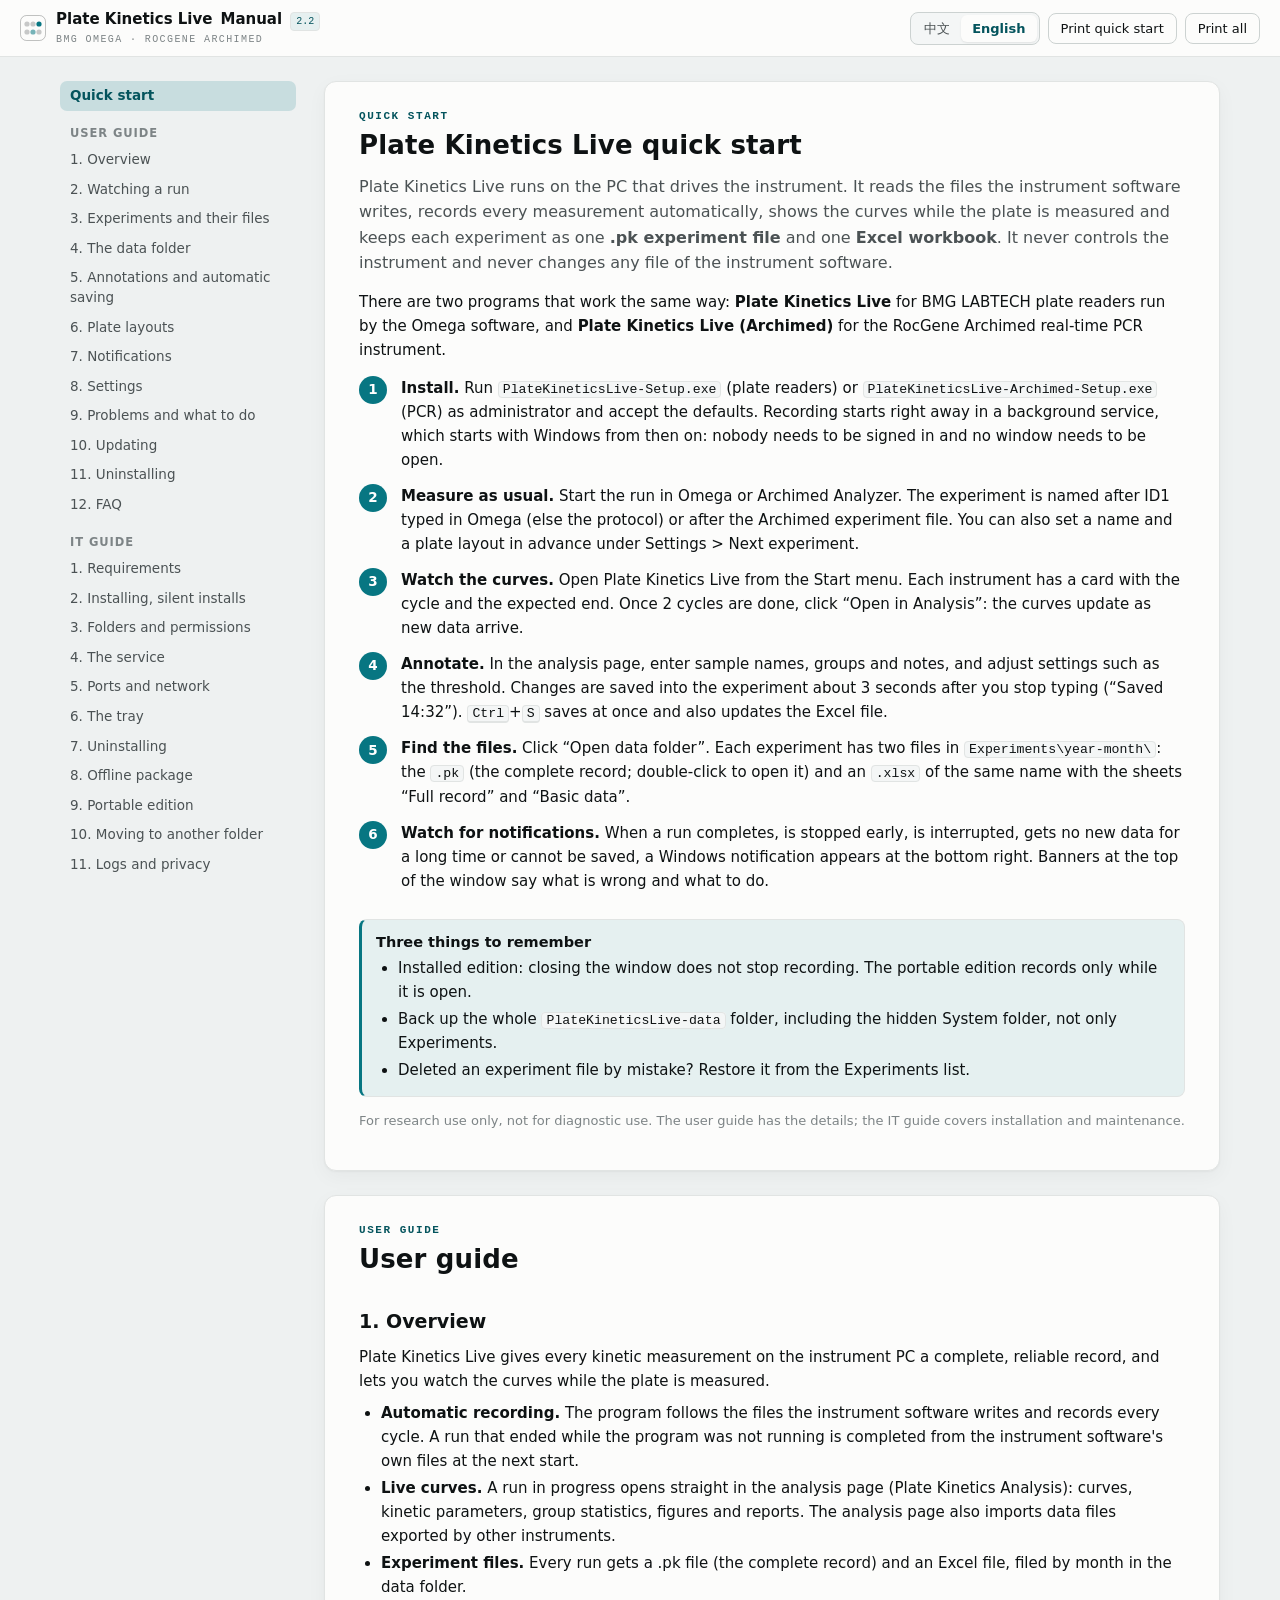
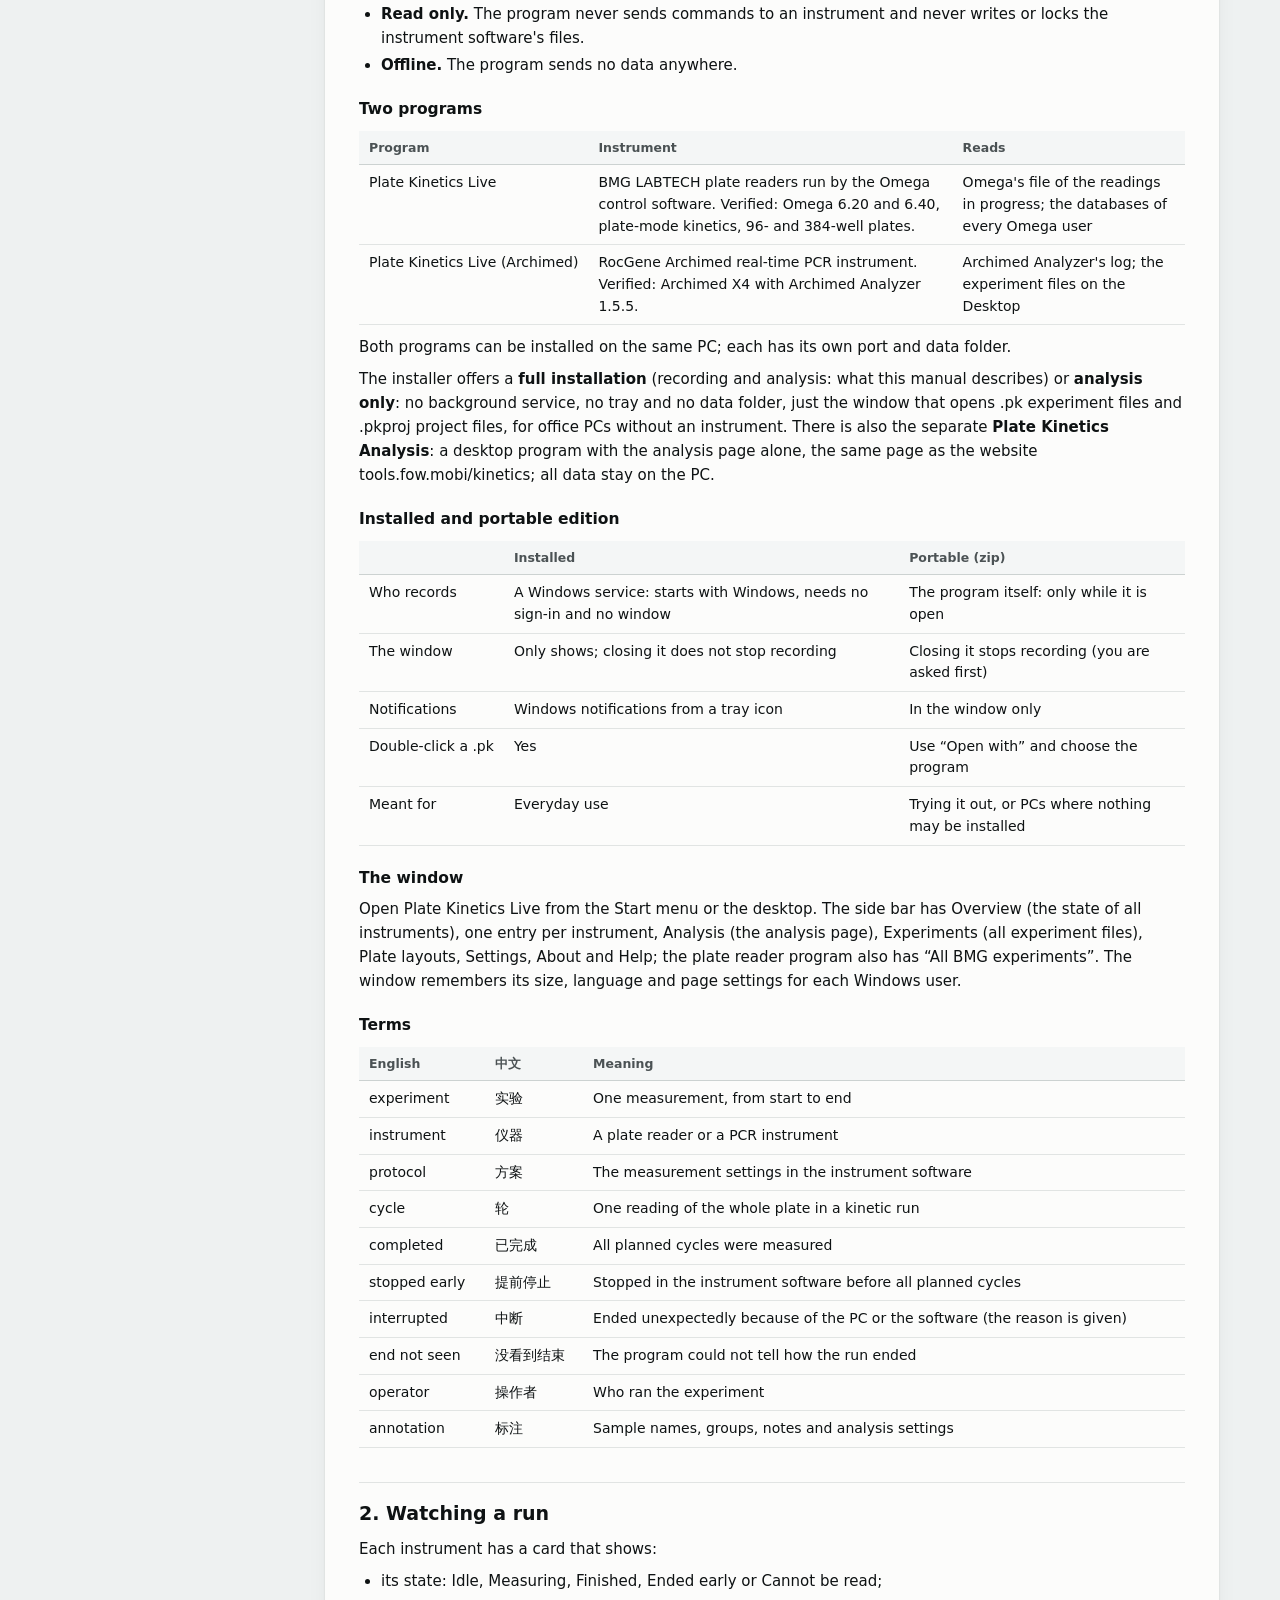
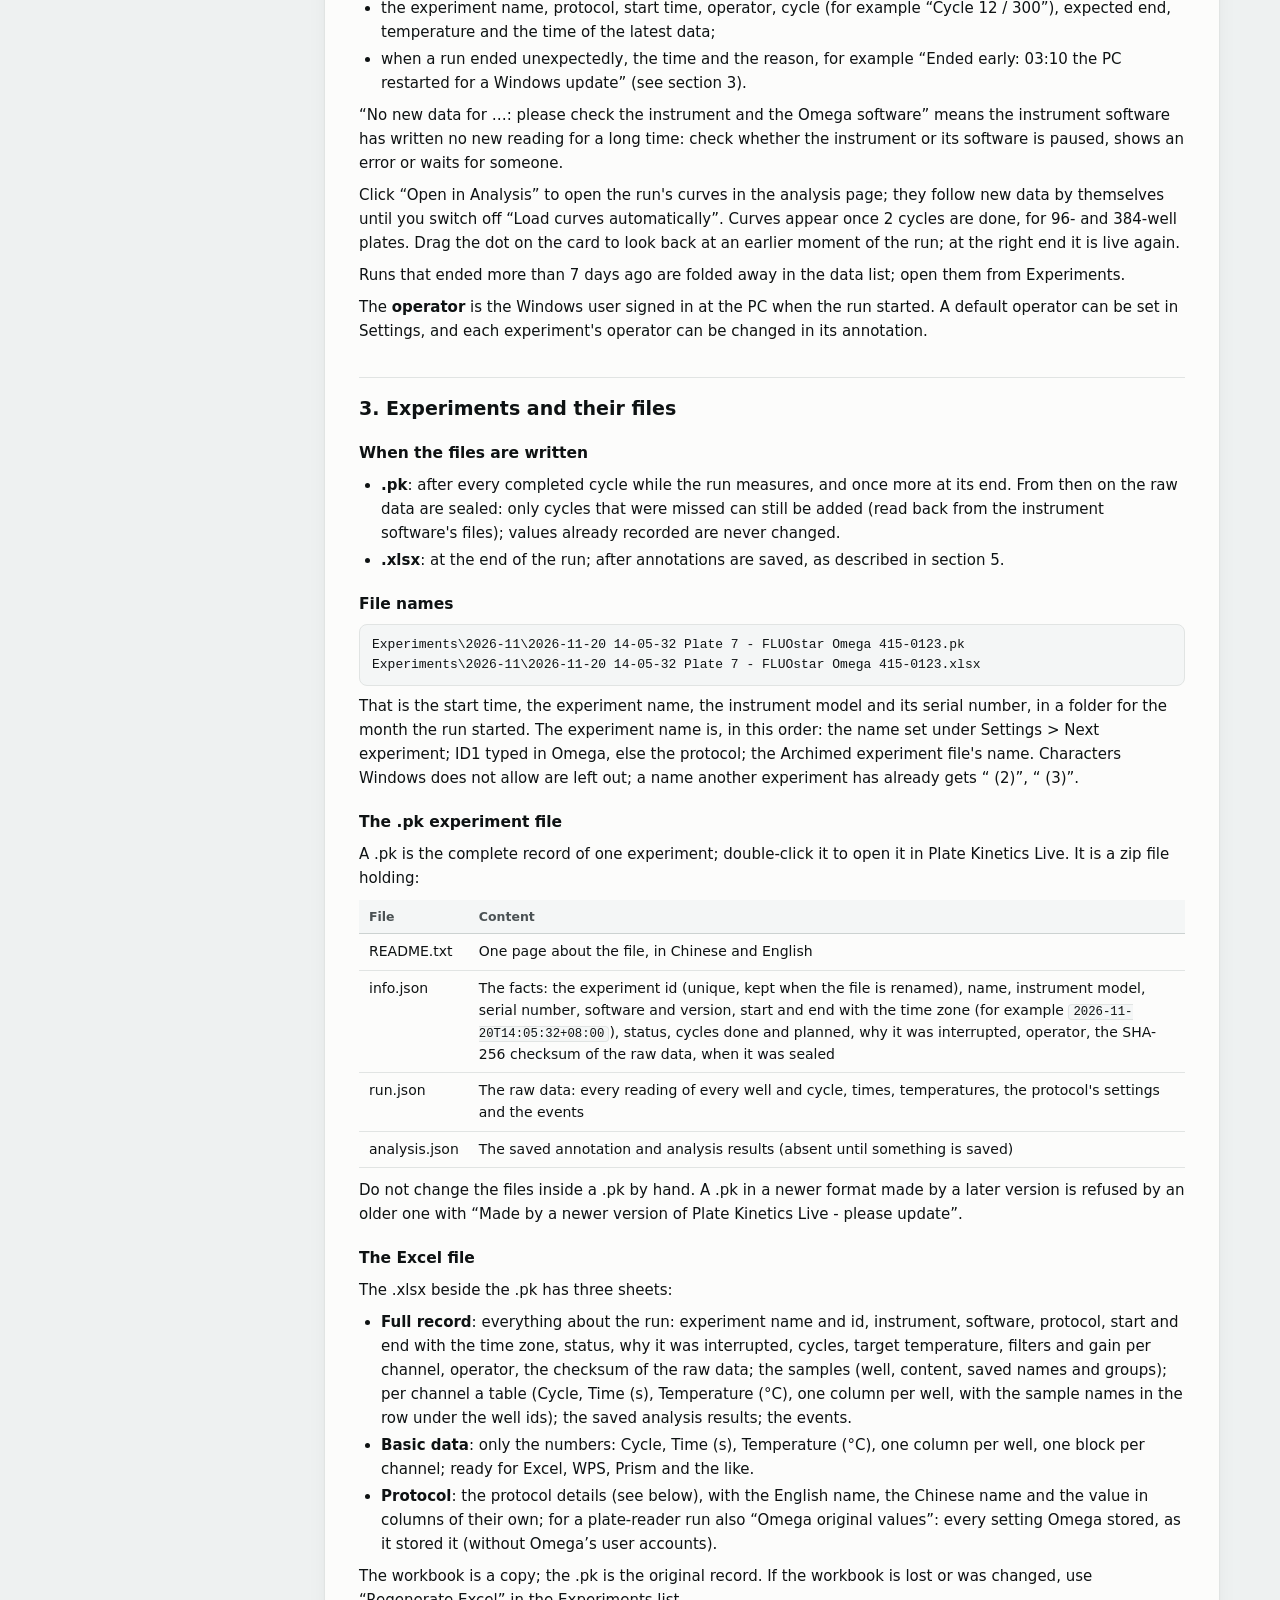
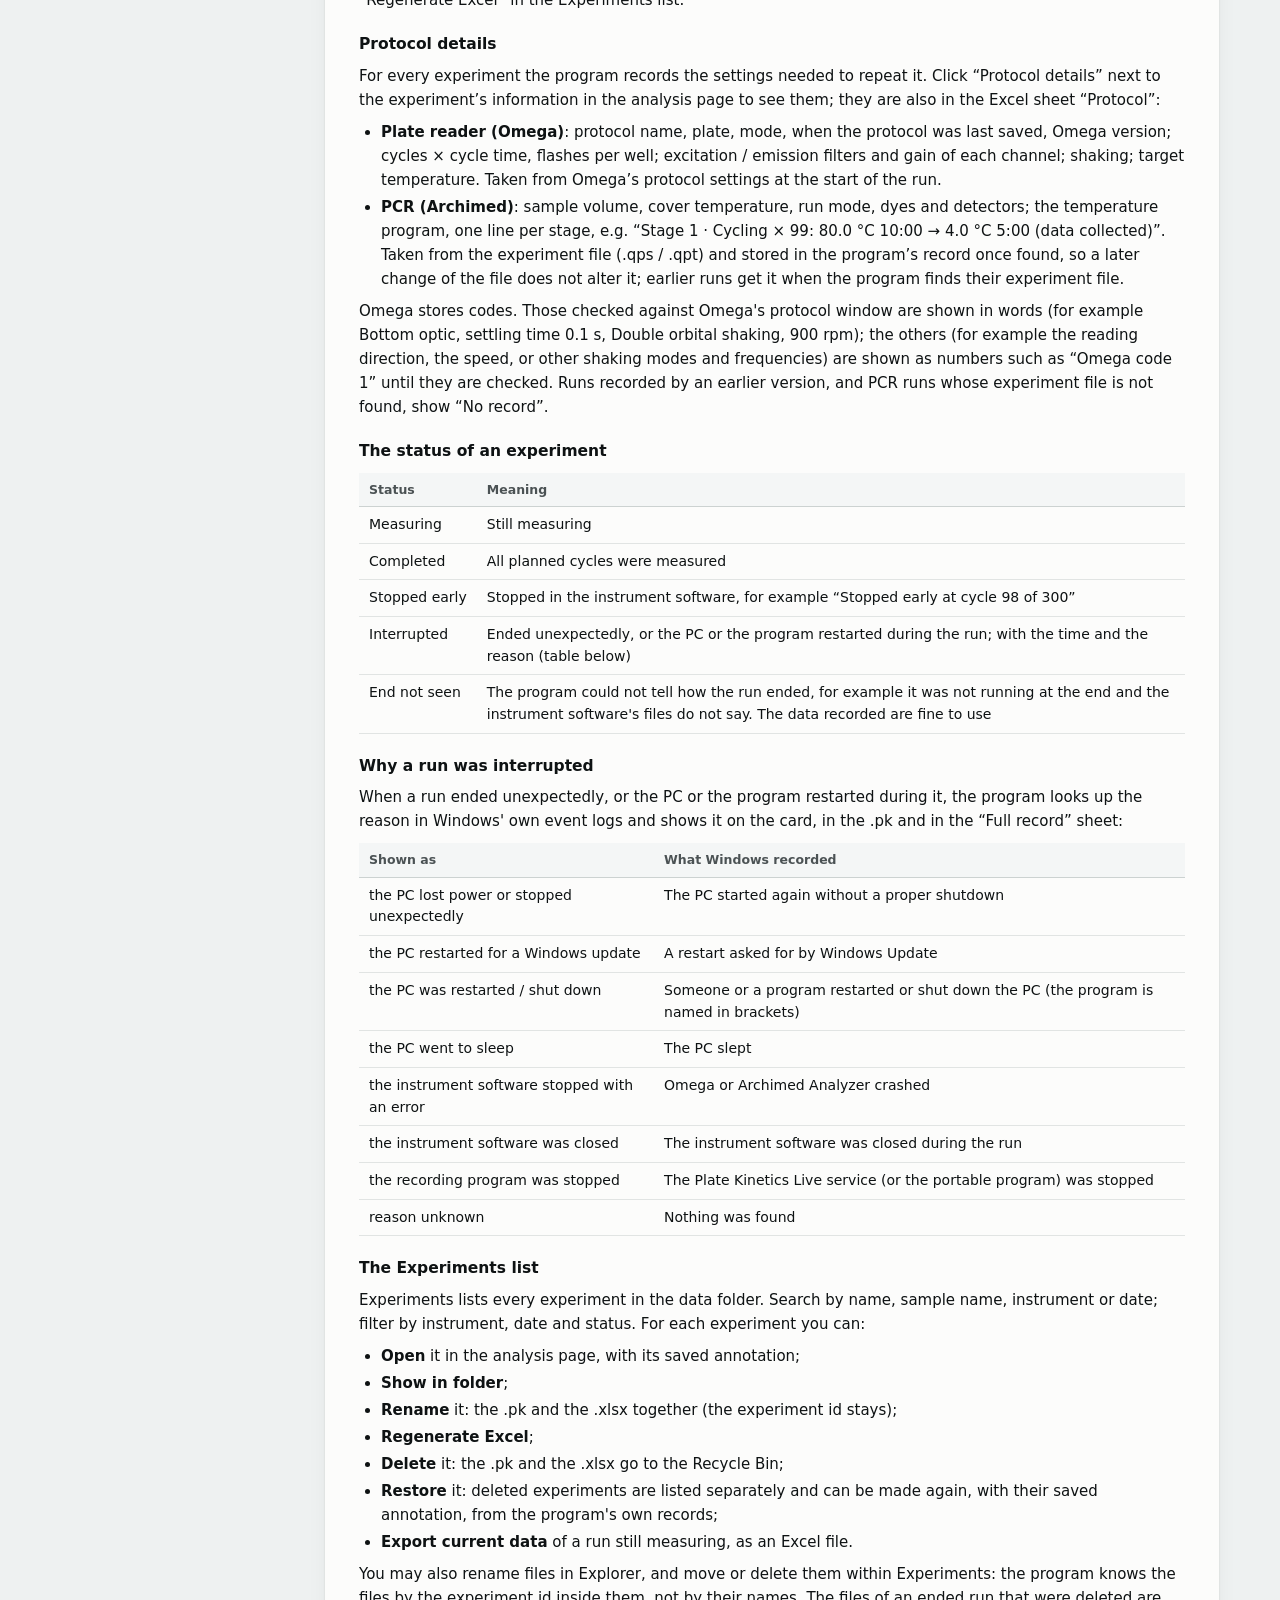
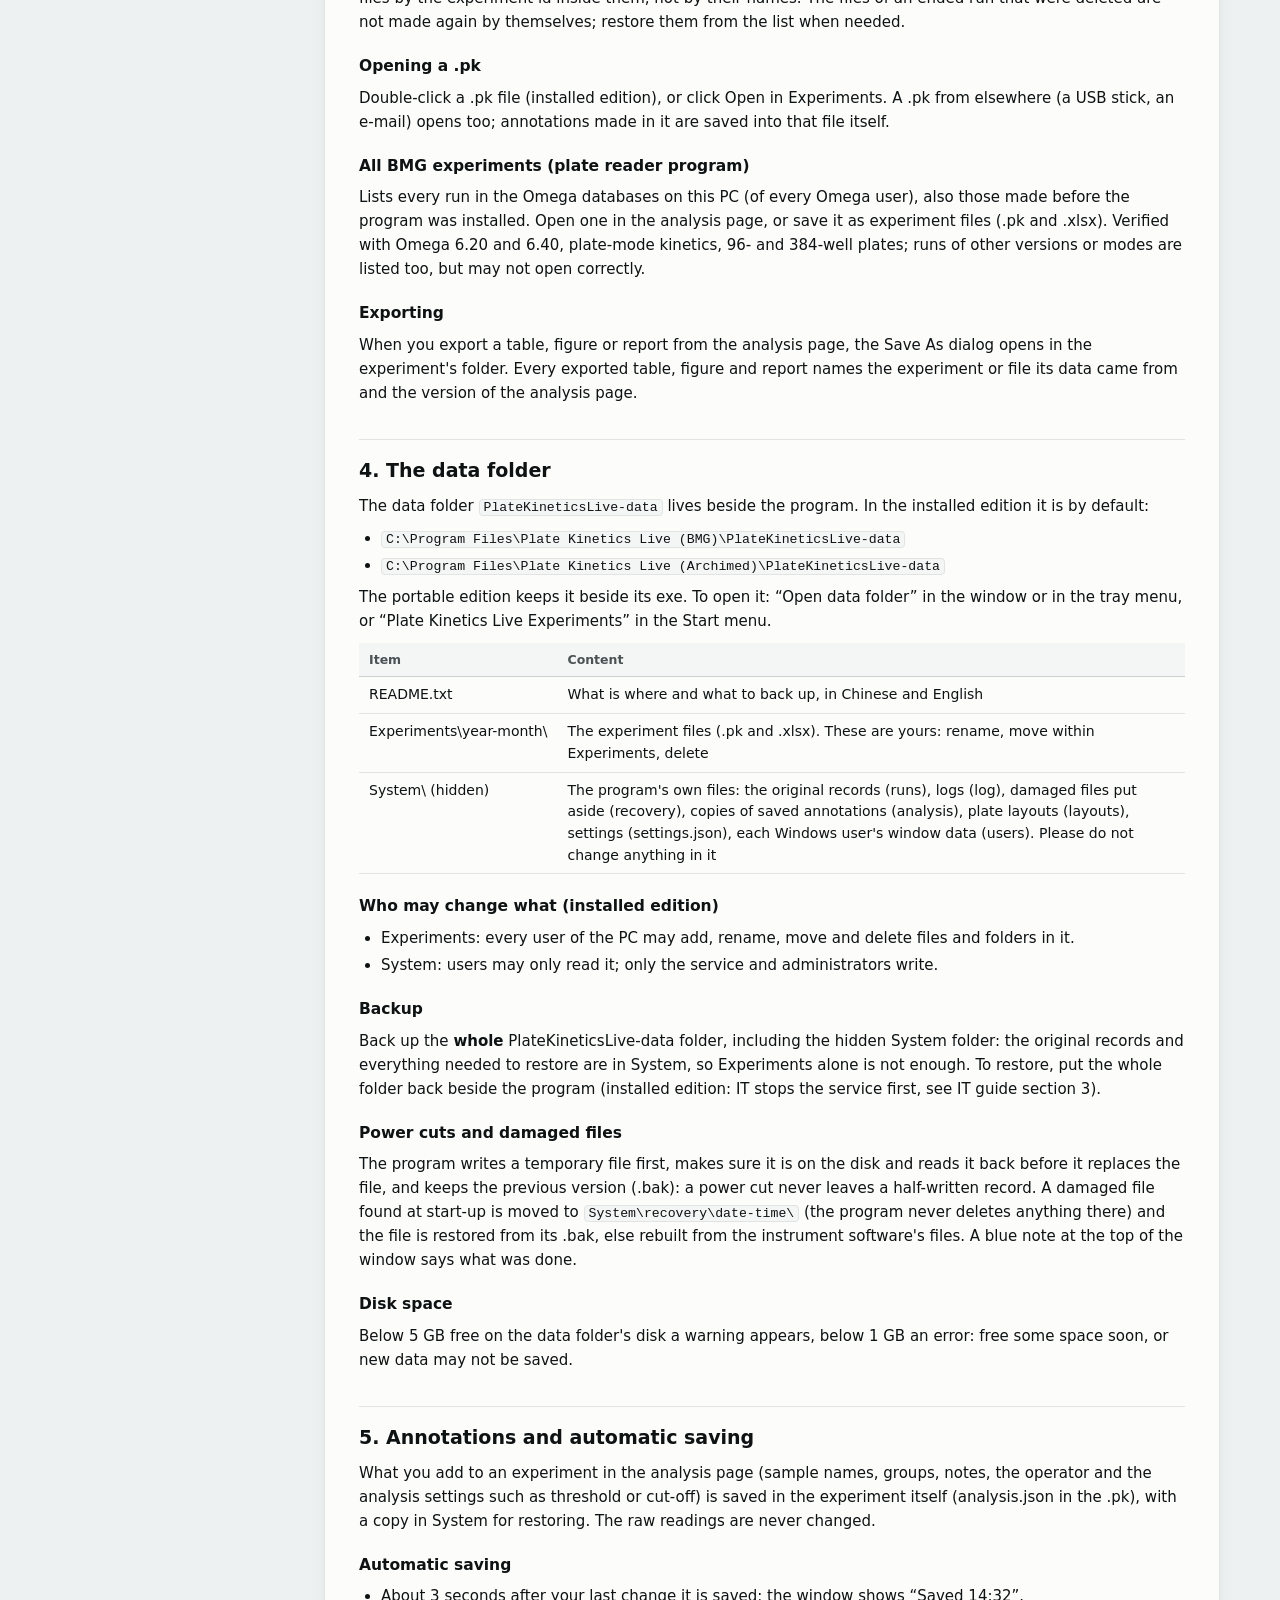
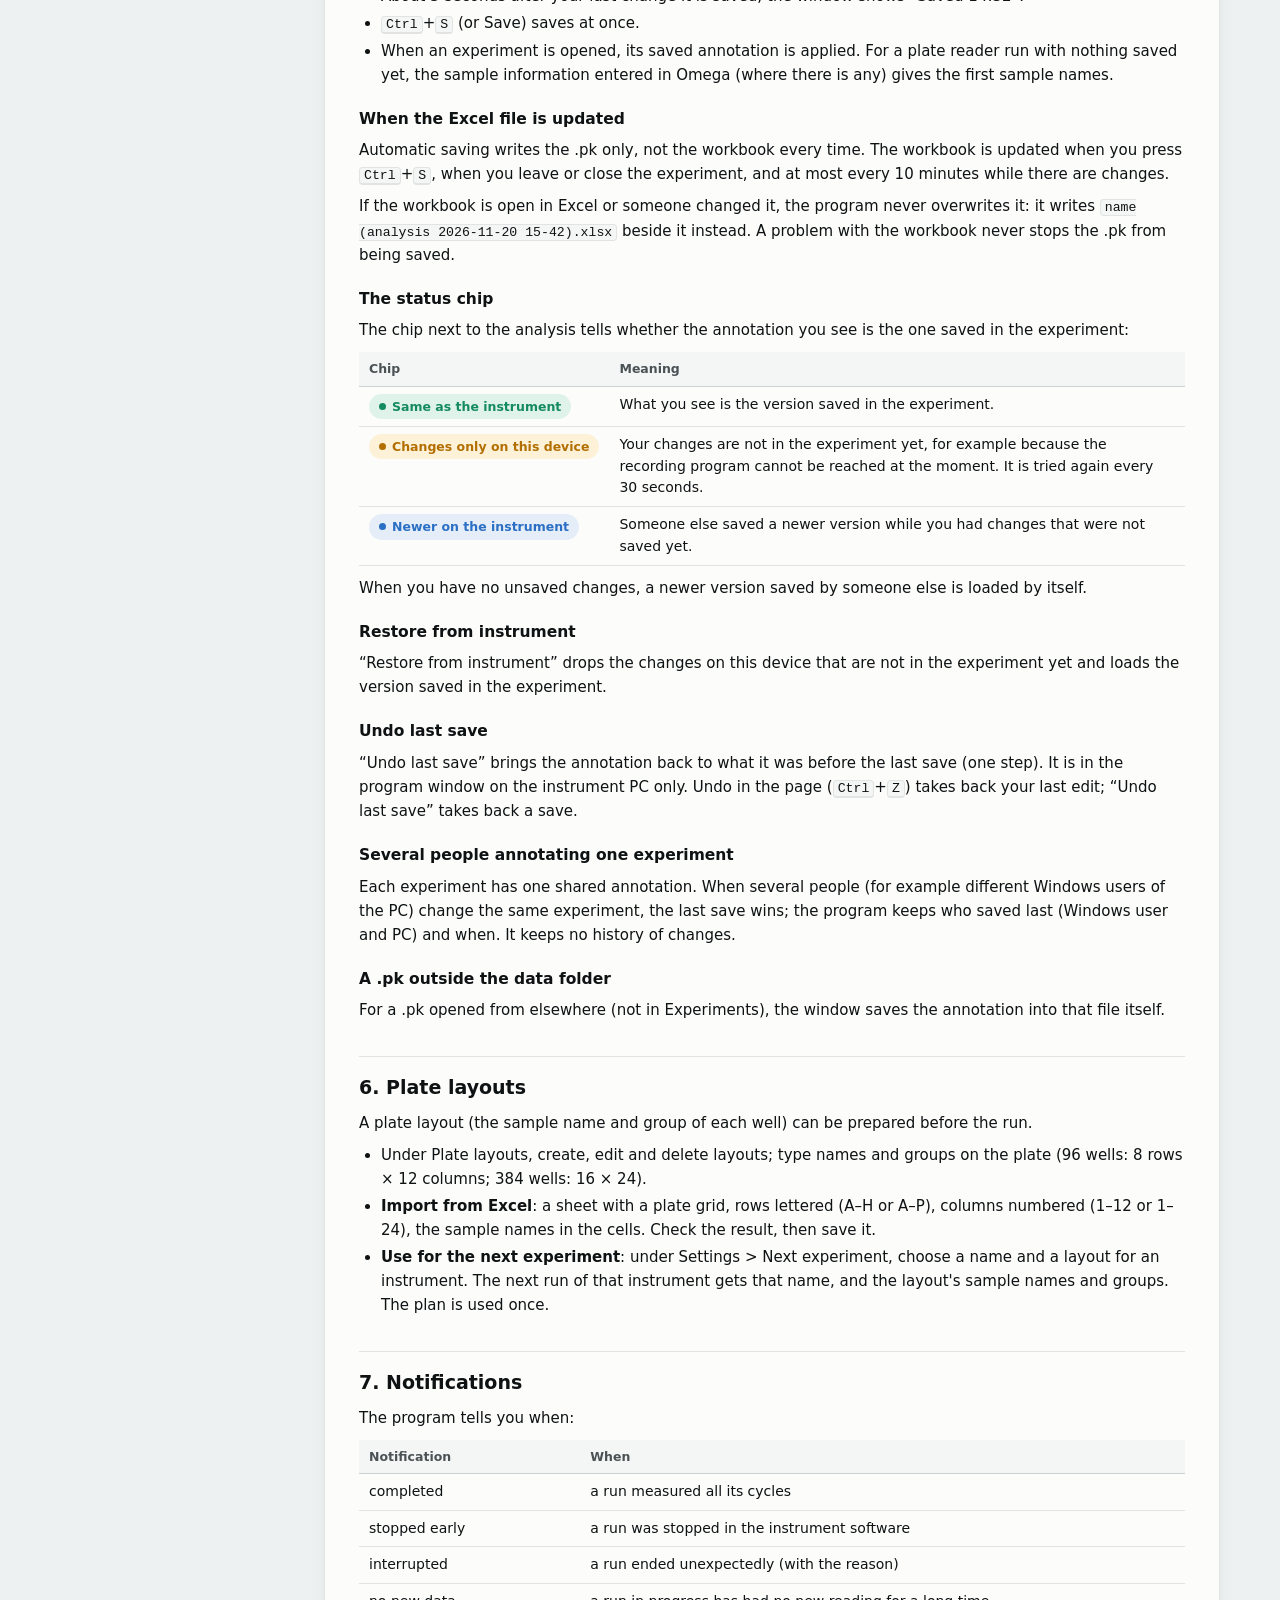
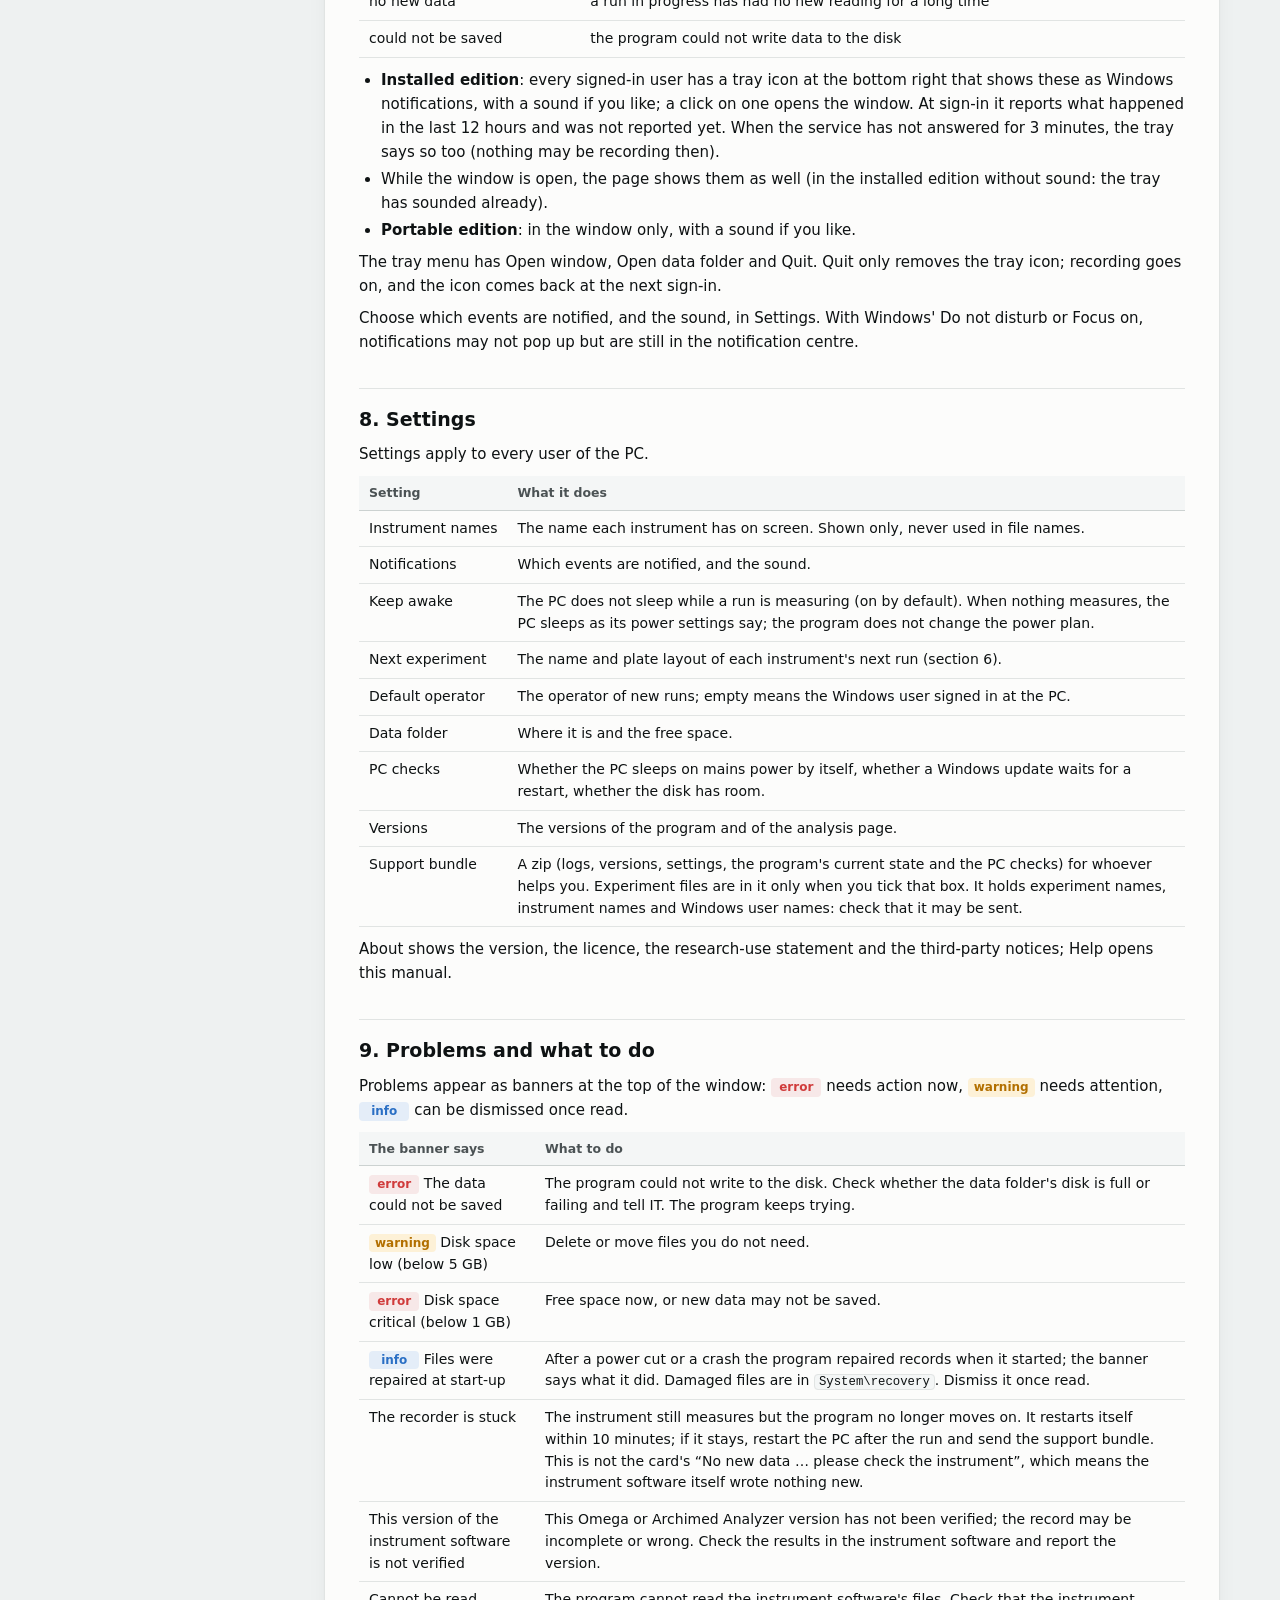
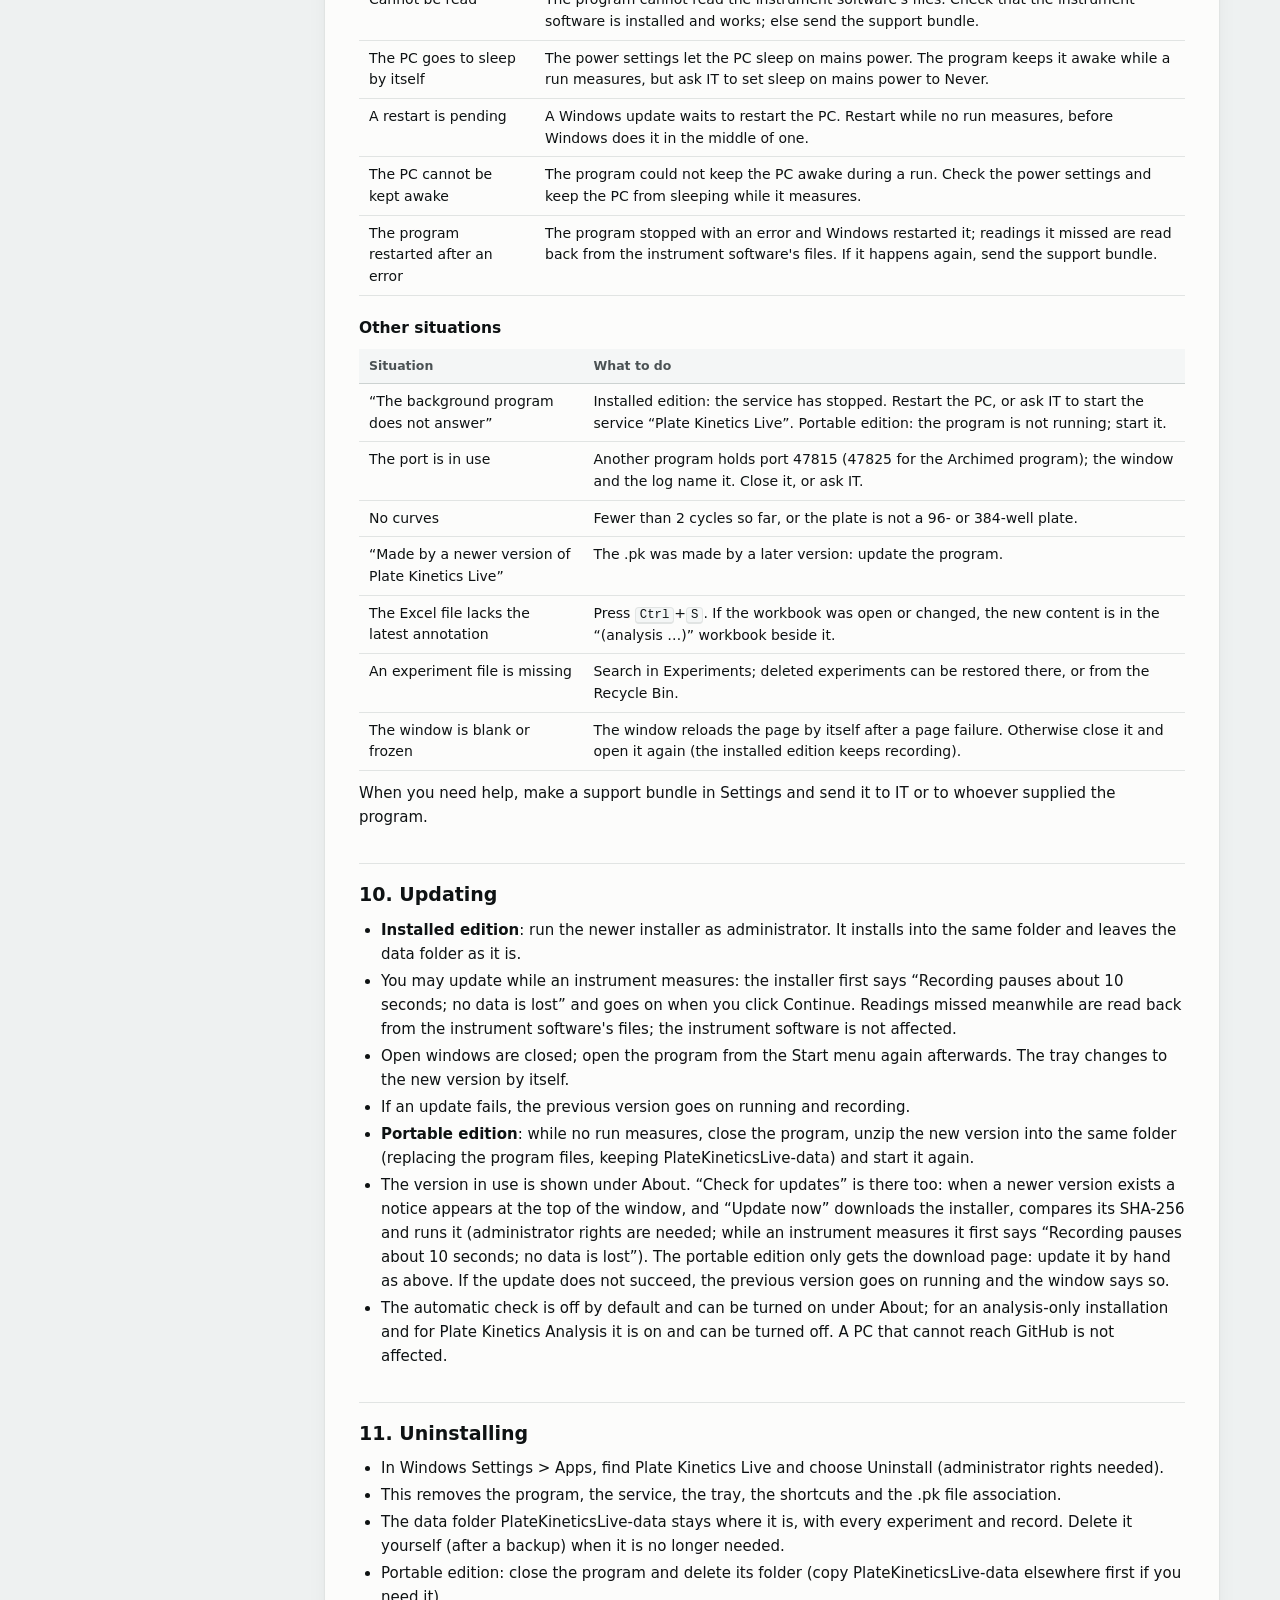
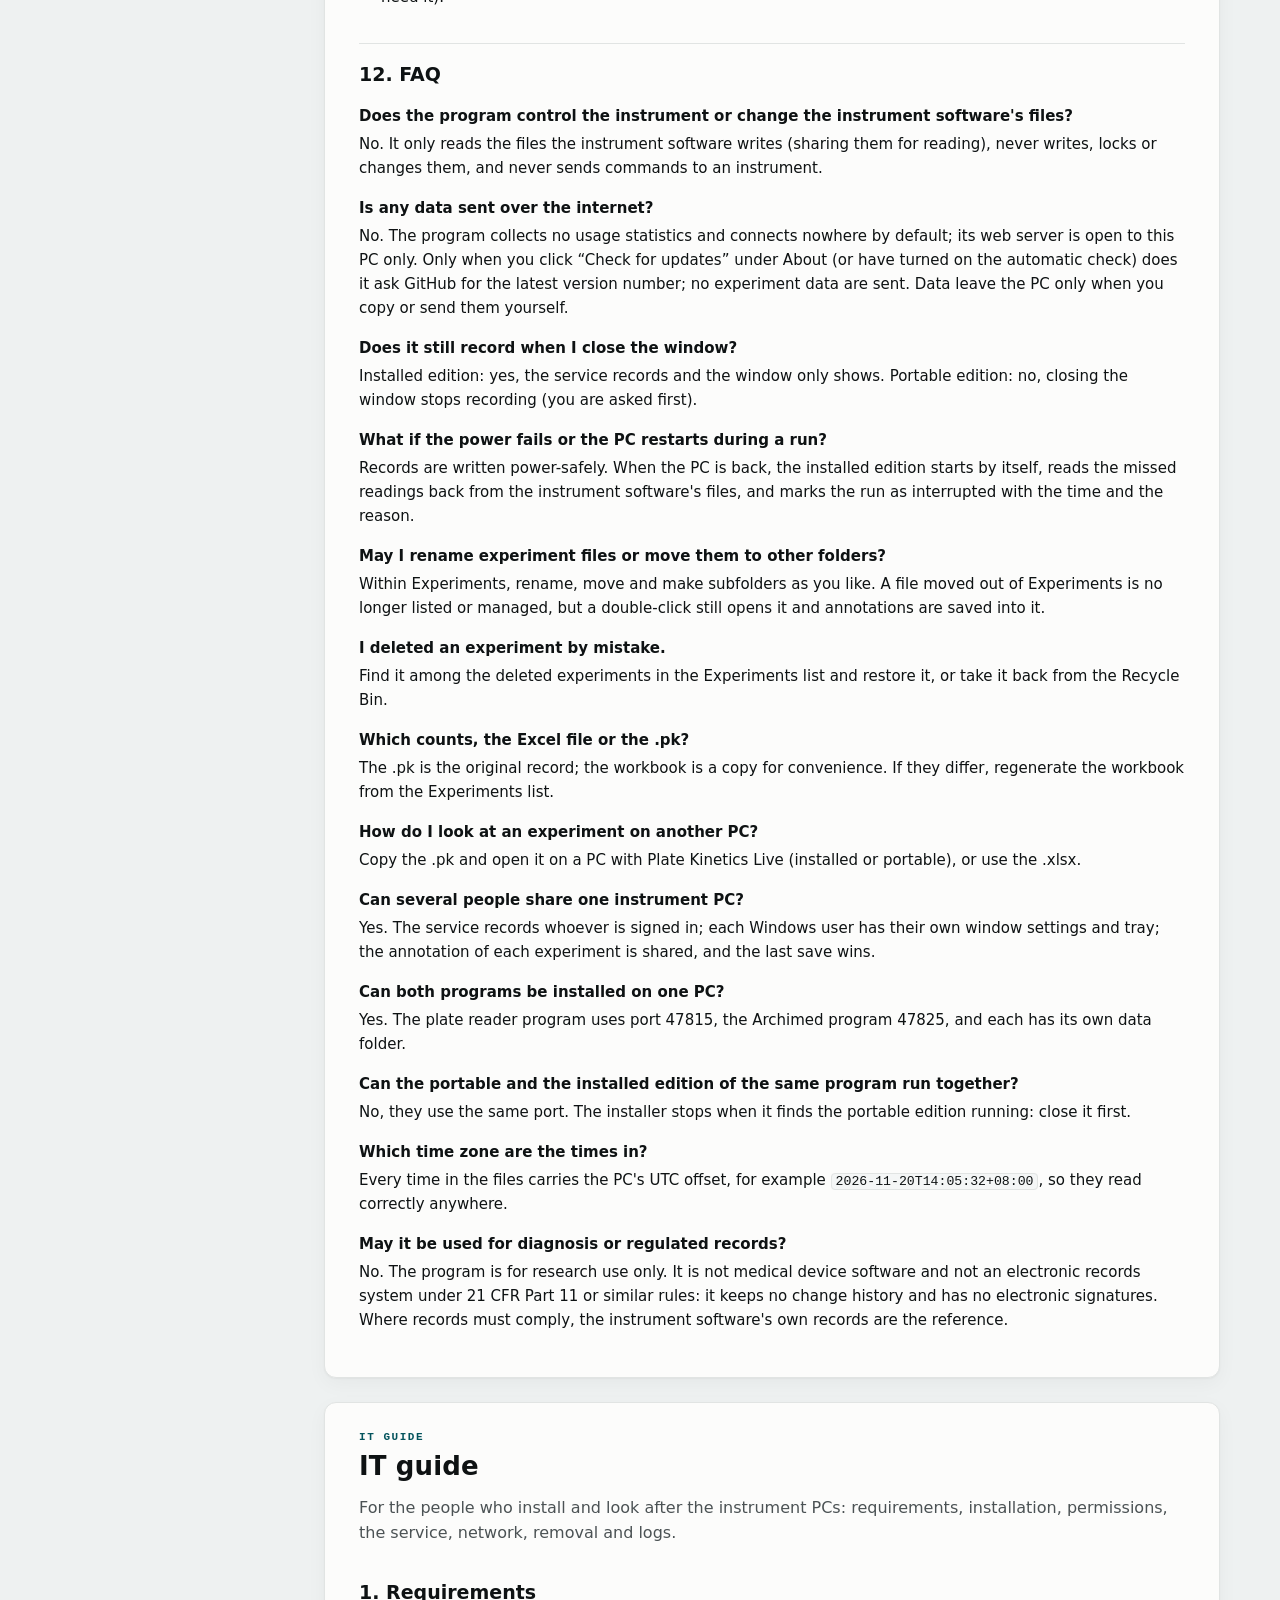
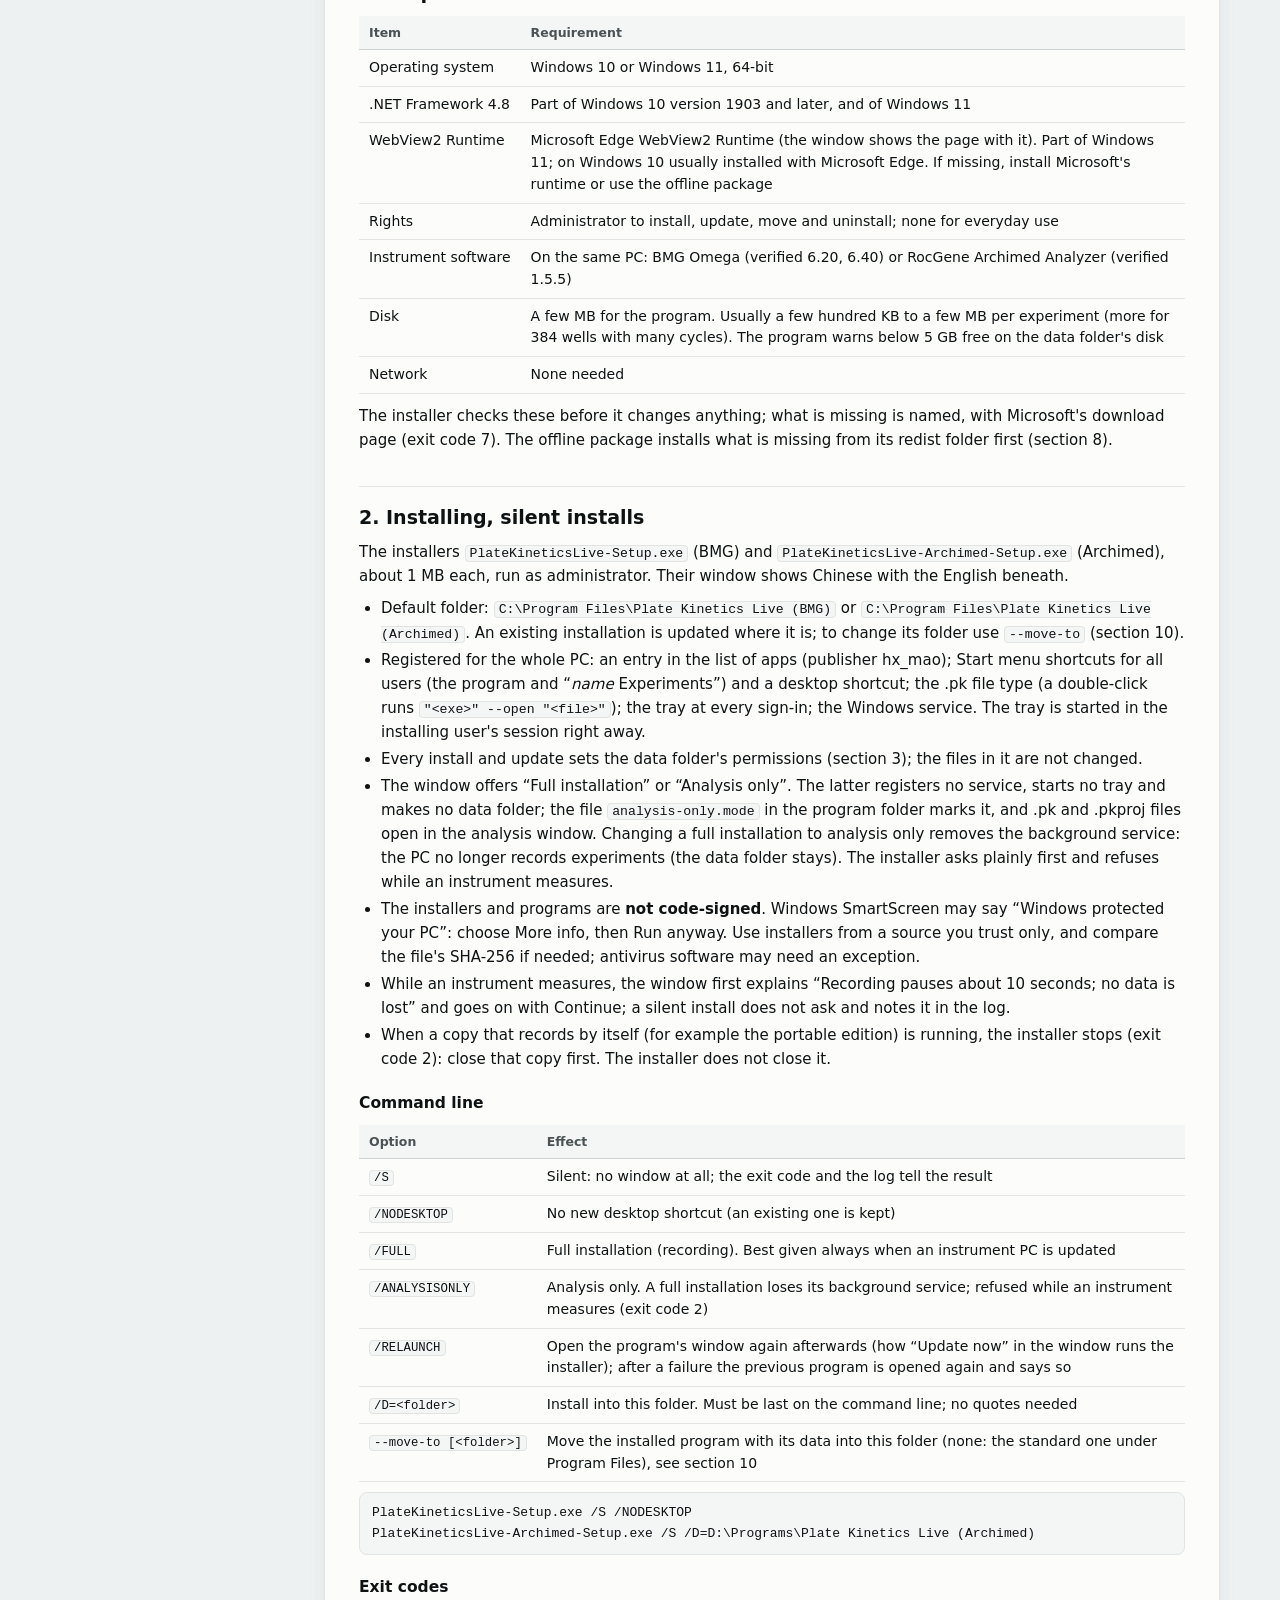
<file: help/index.html>
<!doctype html>
<html lang="zh-CN" data-lang="zh">
<head>
<meta charset="utf-8">
<meta name="viewport" content="width=device-width, initial-scale=1">
<meta name="author" content="hx_mao">
<meta name="description" content="Plate Kinetics Live: quick start, user guide and IT guide, in Chinese and English.">
<title>Plate Kinetics Live · 说明书 / Manual</title>
<link rel="icon" href="data:image/svg+xml,%3Csvg xmlns='http://www.w3.org/2000/svg' viewBox='0 0 26 26'%3E%3Crect width='26' height='26' rx='6' fill='%23077682'/%3E%3Cg fill='%23fff'%3E%3Ccircle cx='7' cy='9' r='2.7' fill-opacity='.45'/%3E%3Ccircle cx='13' cy='9' r='2.7' fill-opacity='.45'/%3E%3Ccircle cx='19' cy='9' r='2.7'/%3E%3Ccircle cx='7' cy='17' r='2.7' fill-opacity='.45'/%3E%3Ccircle cx='13' cy='17' r='2.7' fill-opacity='.8'/%3E%3Ccircle cx='19' cy='17' r='2.7' fill-opacity='.45'/%3E%3C/g%3E%3C/svg%3E">
<script>
/* The language: ?lang=zh|en or #zh-... / #en-... in the address, else the one chosen here before, else the browser's.
   Set before the first paint so that only one language is ever shown. Without scripts both languages are shown. */
(function () {
  var root = document.documentElement, lang = null, m;
  m = /[?&]lang=(zh|en)\b/i.exec(location.search) || /^#(zh|en)(?:-|$)/i.exec(location.hash);
  if (m) lang = m[1].toLowerCase();
  if (!lang) { try { var kept = localStorage.getItem('plk.help.lang'); if (kept === 'zh' || kept === 'en') lang = kept; } catch (e) { /* no storage */ } }
  if (!lang) {
    var list = navigator.languages && navigator.languages.length ? navigator.languages : [navigator.language || ''];
    for (var i = 0; i < list.length && !lang; i++) {
      var l = String(list[i]).toLowerCase();
      if (l.indexOf('zh') === 0) lang = 'zh'; else if (l.indexOf('en') === 0) lang = 'en';
    }
  }
  lang = lang || 'en';
  root.setAttribute('data-lang', lang);
  root.setAttribute('lang', lang === 'zh' ? 'zh-CN' : 'en');
})();
</script>
<style>
:root {
  --plane: #eef1f1; --surface: #fcfcfb; --surface-2: #f4f6f6;
  --ink: #0e1213; --ink-2: #4b5254; --muted: #7d8486;
  --hair: #e1e4e3; --hair-2: #ccd2d1;
  --accent: #077682; --accent-strong: #04545d; --accent-ink: #ffffff;
  --accent-wash: rgba(7, 118, 130, .09); --accent-wash-2: rgba(7, 118, 130, .16);
  --pos: #d03b3b; --pos-wash: rgba(208, 59, 59, .10);
  --warn: #b26f00; --warn-wash: rgba(250, 178, 25, .16);
  --ok: #148a60; --ok-wash: rgba(27, 175, 122, .13);
  --info: #2a6fc4; --info-wash: rgba(42, 120, 214, .11);
  --font-sans: "IBM Plex Sans", system-ui, -apple-system, "Segoe UI", "PingFang SC", "Hiragino Sans GB", "Microsoft YaHei", "Noto Sans CJK SC", sans-serif;
  --font-mono: "IBM Plex Mono", ui-monospace, "SFMono-Regular", Menlo, Consolas, "Microsoft YaHei", monospace;
  color-scheme: light dark;
}
@media (prefers-color-scheme: dark) {
  :root {
    --plane: #0d1011; --surface: #171a1b; --surface-2: #1d2122;
    --ink: #eef0ef; --ink-2: #b7bdbd; --muted: #838a8b;
    --hair: #2a2f30; --hair-2: #3a4142;
    --accent: #3fb7c4; --accent-strong: #86d6de; --accent-ink: #051314;
    --accent-wash: rgba(63, 183, 196, .12); --accent-wash-2: rgba(63, 183, 196, .22);
    --pos: #ef6b6b; --pos-wash: rgba(239, 107, 107, .14);
    --warn: #fab219; --warn-wash: rgba(250, 178, 25, .12);
    --ok: #3cc48f; --ok-wash: rgba(60, 196, 143, .14);
    --info: #6aa7f0; --info-wash: rgba(106, 167, 240, .14);
  }
}
:root[data-lang="zh"] .lang-en, :root[data-lang="en"] .lang-zh { display: none !important; }

* { box-sizing: border-box; }
html { background: var(--plane); scroll-padding-top: 76px; }
body { margin: 0; background: var(--plane); color: var(--ink); font: 15px/1.7 var(--font-sans); -webkit-text-size-adjust: 100%; }
a { color: var(--accent-strong); }
a:hover { color: var(--accent); }
:root[data-lang="en"] body { line-height: 1.6; }

/* ---------- top bar ---------- */
.top {
  position: sticky; top: 0; z-index: 10; display: flex; align-items: center; gap: 12px; flex-wrap: wrap;
  padding: 10px 20px; background: var(--surface); border-bottom: 1px solid var(--hair);
}
.brand { display: flex; align-items: center; gap: 10px; min-width: 0; margin-right: auto; }
.brand .mark { width: 26px; height: 26px; flex: none; color: var(--ink); }
.brand-name { display: flex; align-items: baseline; flex-wrap: wrap; gap: 2px 8px; font-size: 15px; font-weight: 600; line-height: 1.2; }
.brand-sub { font: 500 10px/1.2 var(--font-mono); color: var(--muted); letter-spacing: .14em; margin-top: 3px; }
.badge { font: 500 10px/1.3 var(--font-mono); color: var(--accent-strong); background: var(--accent-wash); border: 1px solid var(--hair); border-radius: 4px; padding: 2px 5px; white-space: nowrap; }
.tools { display: flex; align-items: center; gap: 8px; flex-wrap: wrap; }
.seg { display: inline-flex; padding: 2px; border: 1px solid var(--hair-2); border-radius: 8px; background: var(--surface-2); }
.seg button { border: 0; background: transparent; color: var(--ink-2); font: 500 13px/1 var(--font-sans); padding: 7px 11px; border-radius: 6px; cursor: pointer; }
.seg button[aria-pressed="true"] { background: var(--surface); color: var(--accent-strong); box-shadow: 0 1px 2px rgba(14, 18, 19, .08); font-weight: 600; }
.btn { border: 1px solid var(--hair-2); background: var(--surface); color: var(--ink); font: 500 13px/1 var(--font-sans); padding: 8px 12px; border-radius: 8px; cursor: pointer; }
.btn:hover, .seg button:hover { color: var(--accent-strong); }
.btn:focus-visible, .seg button:focus-visible, a:focus-visible, summary:focus-visible { outline: 2px solid var(--accent); outline-offset: 2px; }

/* ---------- page ---------- */
.wrap { max-width: 1200px; margin: 0 auto; padding: 24px 20px 48px; display: grid; grid-template-columns: 236px minmax(0, 1fr); gap: 28px; }
.toc { position: sticky; top: 76px; align-self: start; max-height: calc(100vh - 96px); overflow-y: auto; font-size: 13.5px; line-height: 1.45; scrollbar-width: thin; }
.toc summary { display: none; }
.toc .grp { margin: 14px 0 4px; padding: 0 10px; color: var(--muted); font-size: 11.5px; font-weight: 600; letter-spacing: .08em; text-transform: uppercase; }
.toc a { display: block; padding: 5px 10px; border-radius: 7px; color: var(--ink-2); text-decoration: none; }
.toc a:hover { background: var(--surface-2); color: var(--ink); }
.toc a.on { background: var(--accent-wash-2); color: var(--accent-strong); font-weight: 600; }
.toc a.sub { padding-left: 20px; font-size: 13px; }
.doc { min-width: 0; }
.part { background: var(--surface); border: 1px solid var(--hair); border-radius: 12px; padding: 28px 34px 30px; margin: 0 0 24px; box-shadow: 0 1px 2px rgba(14, 18, 19, .04), 0 6px 20px rgba(14, 18, 19, .04); }
.kicker { font: 600 11px/1.2 var(--font-mono); letter-spacing: .14em; color: var(--accent-strong); text-transform: uppercase; margin: 0 0 6px; }
h1 { font-size: 26px; line-height: 1.25; margin: 0 0 12px; letter-spacing: .005em; }
h2 { font-size: 19px; line-height: 1.35; margin: 34px 0 10px; padding-top: 18px; border-top: 1px solid var(--hair); }
h3 { font-size: 15.5px; line-height: 1.4; margin: 22px 0 6px; }
h1 + h2, .lead + h2 { border-top: 0; padding-top: 0; }
p { margin: 8px 0; }
ul, ol { margin: 8px 0; padding-left: 22px; }
li { margin: 3px 0; }
li > ul { margin: 3px 0; }
.lead { font-size: 16px; color: var(--ink-2); margin: 0 0 14px; }
.fine { font-size: 13px; color: var(--muted); }
b, strong { font-weight: 600; }
code, kbd, .path { font-family: var(--font-mono); font-size: .88em; background: var(--surface-2); border: 1px solid var(--hair); border-radius: 4px; padding: 0 4px; overflow-wrap: anywhere; }
kbd { border-bottom-width: 2px; }
pre { font-family: var(--font-mono); font-size: 13px; line-height: 1.55; background: var(--surface-2); border: 1px solid var(--hair); border-radius: 8px; padding: 10px 12px; overflow-x: auto; white-space: pre; margin: 8px 0; }
.tw { overflow-x: auto; margin: 10px 0; }
table { border-collapse: collapse; width: 100%; font-size: 14px; line-height: 1.55; }
th, td { text-align: left; vertical-align: top; padding: 7px 10px; border-bottom: 1px solid var(--hair); }
th { font-size: 12.5px; font-weight: 600; color: var(--ink-2); background: var(--surface-2); border-bottom-color: var(--hair-2); }
td:first-child { white-space: nowrap; }
td.wrap-ok, td.wrap-ok:first-child { white-space: normal; }
.callout { border: 1px solid var(--hair); border-left: 3px solid var(--accent); background: var(--accent-wash); border-radius: 8px; padding: 10px 14px; margin: 14px 0; }
.callout.warn { border-left-color: var(--warn); background: var(--warn-wash); }
.callout h3 { margin: 2px 0 4px; font-size: 14.5px; }
.callout ul { margin: 4px 0; }
.chip { display: inline-flex; align-items: center; gap: 6px; padding: 2px 9px; border-radius: 999px; font-size: 12.5px; font-weight: 600; white-space: nowrap; border: 1px solid transparent; }
.chip::before { content: ""; width: 7px; height: 7px; border-radius: 50%; background: currentColor; }
.chip.green { color: var(--ok); background: var(--ok-wash); }
.chip.orange { color: var(--warn); background: var(--warn-wash); }
.chip.blue { color: var(--info); background: var(--info-wash); }
.sev { display: inline-block; min-width: 4.2em; padding: 0 6px; border-radius: 4px; font-size: 12px; font-weight: 600; text-align: center; }
.sev.err { color: var(--pos); background: var(--pos-wash); }
.sev.wrn { color: var(--warn); background: var(--warn-wash); }
.sev.inf { color: var(--info); background: var(--info-wash); }

ol.steps { list-style: none; padding: 0; margin: 14px 0; counter-reset: step; }
ol.steps > li { position: relative; padding: 0 0 12px 42px; margin: 0; counter-increment: step; }
ol.steps > li::before {
  content: counter(step); position: absolute; left: 0; top: 0; width: 28px; height: 28px; border-radius: 50%;
  display: grid; place-items: center; background: var(--accent); color: var(--accent-ink); font: 600 13.5px/1 var(--font-sans);
}
dl.faq dt { font-weight: 600; margin: 16px 0 4px; }
dl.faq dd { margin: 0 0 0 0; color: var(--ink); }
.files a { font-family: var(--font-mono); }
footer { max-width: 1200px; margin: 0 auto; padding: 0 20px 36px; color: var(--muted); font-size: 12.5px; }

@media (max-width: 900px) {
  .wrap { grid-template-columns: minmax(0, 1fr); gap: 16px; padding: 16px 16px 40px; }
  .toc { position: static; max-height: none; background: var(--surface); border: 1px solid var(--hair); border-radius: 12px; padding: 8px 8px; }
  .toc summary { display: block; cursor: pointer; padding: 6px 10px; font-weight: 600; font-size: 14px; }
  .toc details[open] summary { margin-bottom: 6px; }
  .part { padding: 20px 18px 22px; border-radius: 10px; }
  h1 { font-size: 22px; }
  .top { padding: 8px 16px; }
  footer { padding: 0 16px 28px; }
}
@media (max-width: 520px) {
  body { font-size: 14.5px; }
  .brand-sub { display: none; }
  td:first-child { white-space: normal; }
  ol.steps > li { padding-left: 38px; }
}

@media print {
  :root {
    --plane: #fff; --surface: #fff; --surface-2: #f4f6f6; --ink: #000; --ink-2: #333; --muted: #555;
    --hair: #d4d8d7; --hair-2: #b9c0bf; --accent: #077682; --accent-strong: #04545d; --accent-ink: #fff;
    --accent-wash: #eef5f6; --ok: #0d6b4a; --warn: #8a5500; --info: #1d5aa6; --pos: #b02a2a;
  }
  @page { size: A4; margin: 15mm 14mm 15mm; }
  html, body { background: #fff; }
  body { font-size: 10pt; line-height: 1.5; }
  .top, .toc, .no-print, footer { display: none !important; }
  .wrap { display: block; max-width: none; margin: 0; padding: 0; }
  .part { border: 0; border-radius: 0; box-shadow: none; padding: 0; margin: 0; break-before: page; }
  .doc > .part:first-child { break-before: auto; }
  h1 { font-size: 17pt; }
  h2 { font-size: 13pt; margin-top: 16pt; padding-top: 0; border-top: 0; }
  h3 { font-size: 11pt; margin-top: 10pt; }
  h2, h3 { break-after: avoid; }
  tr, li, .callout, pre, dl.faq dd { break-inside: avoid; }
  a { color: inherit; text-decoration: none; }
  table { font-size: 9pt; }
  pre { white-space: pre-wrap; font-size: 8.5pt; }
  td:first-child { white-space: normal; }
  :root.print-quick .part:not(.quick) { display: none !important; }
  .part.quick { font-size: 10.2pt; line-height: 1.5; }
  .part.quick h1 { font-size: 16pt; margin-bottom: 6pt; }
  .part.quick .lead { font-size: 10pt; }
  .part.quick ol.steps > li { padding-bottom: 5pt; }
  .part.quick .callout { margin: 8pt 0; }
}
</style>
</head>
<body>

<header class="top">
  <div class="brand">
    <svg class="mark" viewBox="0 0 26 26" aria-hidden="true">
      <rect x="0.5" y="0.5" width="25" height="25" rx="6" fill="none" stroke="currentColor" stroke-opacity=".25"/>
      <circle cx="7" cy="9" r="2.6" fill="currentColor" fill-opacity=".22"/><circle cx="13" cy="9" r="2.6" fill="currentColor" fill-opacity=".22"/><circle cx="19" cy="9" r="2.6" fill="var(--accent)"/>
      <circle cx="7" cy="17" r="2.6" fill="currentColor" fill-opacity=".22"/><circle cx="13" cy="17" r="2.6" fill="var(--accent)" fill-opacity=".55"/><circle cx="19" cy="17" r="2.6" fill="currentColor" fill-opacity=".22"/>
    </svg>
    <div>
      <div class="brand-name"><span>Plate Kinetics Live</span><span class="lang-zh">说明书</span><span class="lang-en">Manual</span><span class="badge">2.2</span></div>
      <div class="brand-sub">BMG OMEGA · ROCGENE ARCHIMED</div>
    </div>
  </div>
  <div class="tools no-print">
    <div class="seg" role="group" aria-label="语言 / Language">
      <button type="button" data-set-lang="zh" lang="zh-CN">中文</button>
      <button type="button" data-set-lang="en" lang="en">English</button>
    </div>
    <button class="btn" type="button" data-print="quick"><span class="lang-zh">打印快速上手</span><span class="lang-en">Print quick start</span></button>
    <button class="btn" type="button" data-print="all"><span class="lang-zh">打印全部</span><span class="lang-en">Print all</span></button>
  </div>
</header>

<!-- =====================================================================================================
     中文
     ===================================================================================================== -->
<div class="wrap lang-zh" lang="zh-CN">
<nav class="toc" aria-label="目录">
<details open>
<summary>目录</summary>
<a href="#zh-quick">快速上手</a>
<div class="grp">用户手册</div>
<a href="#zh-overview">1. 概览</a>
<a href="#zh-live">2. 实时查看</a>
<a href="#zh-files">3. 实验和实验文件</a>
<a href="#zh-folder">4. 数据文件夹</a>
<a href="#zh-annotations">5. 标注和自动保存</a>
<a href="#zh-layouts">6. 孔板布局</a>
<a href="#zh-notify">7. 通知</a>
<a href="#zh-settings">8. 设置</a>
<a href="#zh-problems">9. 问题和处理办法</a>
<a href="#zh-update">10. 更新</a>
<a href="#zh-uninstall">11. 卸载</a>
<a href="#zh-faq">12. 常见问题</a>
<div class="grp">IT 指南</div>
<a href="#zh-it-req">1. 系统要求</a>
<a href="#zh-it-install">2. 安装和静默安装</a>
<a href="#zh-it-folders">3. 文件夹和权限</a>
<a href="#zh-it-service">4. 后台服务</a>
<a href="#zh-it-ports">5. 端口和网络</a>
<a href="#zh-it-tray">6. 托盘</a>
<a href="#zh-it-uninstall">7. 卸载</a>
<a href="#zh-it-offline">8. 离线安装包</a>
<a href="#zh-it-portable">9. 便携版</a>
<a href="#zh-it-move">10. 搬到别的文件夹</a>
<a href="#zh-it-logs">11. 日志和隐私</a>
<a href="#zh-it-former">12. 从 SAAControl 升级</a>
<a href="#zh-it-cmd">13. 程序的命令行</a>
<div class="grp">其他</div>
<a href="#zh-legal">许可与声明</a>
</details>
</nav>

<main class="doc">

<!-- ---------------------------------------------------------------- 快速上手 -->
<section class="part quick" id="zh-quick">
<p class="kicker">快速上手</p>
<h1>Plate Kinetics Live 快速上手</h1>
<p class="lead">Plate Kinetics Live 装在连着仪器的电脑上。它读取仪器软件自己写下的文件，自动记录每一次测量，边测边显示曲线，并把每个实验存成一个 <b>.pk 实验文件</b>和一个 <b>Excel 表格</b>。它从不控制仪器，也不改动仪器软件的任何文件。</p>
<p>有两个程序，用法相同：<b>Plate Kinetics Live</b> 用于装有 Omega 软件的 BMG LABTECH 读板仪；<b>Plate Kinetics Live (Archimed)</b> 用于 RocGene Archimed 实时荧光定量 PCR 仪。</p>
<ol class="steps">
<li><b>安装。</b>以管理员身份运行 <code>PlateKineticsLive-Setup.exe</code>（读板仪）或 <code>PlateKineticsLive-Archimed-Setup.exe</code>（PCR），按默认设置安装。装好后，后台服务立刻开始记录；以后开机自动启动，不需要有人登录，也不需要开着窗口。</li>
<li><b>照常测量。</b>在 Omega 或 Archimed Analyzer 里开始实验。实验名取自 Omega 里填的 ID1（没填就用方案名），或 Archimed 的实验文件名。也可以事先在“设置 → 下一个实验”里给仪器定好名字和孔板布局。</li>
<li><b>看实时曲线。</b>从开始菜单打开 Plate Kinetics Live。每台仪器一张卡片，显示第几轮和预计结束时间。测满 2 轮后，点“在分析里打开”看曲线；曲线随新数据自动更新。</li>
<li><b>标注样本。</b>在分析页面里填样本名、分组和备注，调整阈值等分析设置。改动约 3 秒后自动存进这个实验，旁边显示“已保存 14:32”。按 <kbd>Ctrl</kbd>+<kbd>S</kbd> 立即保存，并更新 Excel 文件。</li>
<li><b>找到文件。</b>点“打开数据文件夹”。每个实验在 <code>Experiments\年-月\</code> 里有两个文件：<code>.pk</code>（完整的实验记录，双击就能打开）和同名的 <code>.xlsx</code>（“Full record”和“Basic data”两张表）。</li>
<li><b>留意通知。</b>实验完成、提前停止、中断、很久没有新数据或没能保存时，屏幕右下角弹出 Windows 通知。窗口顶部的横幅说明出了什么问题、该怎么办。</li>
</ol>
<div class="callout">
<h3>记住三件事</h3>
<ul>
<li>安装版关掉窗口不影响记录；便携版只在程序开着时记录。</li>
<li>备份整个 <code>PlateKineticsLive-data</code> 文件夹（包括隐藏的 System），不要只备份 Experiments。</li>
<li>误删了实验文件，可以在“实验”列表里恢复。</li>
</ul>
</div>
<p class="fine">仅供科研使用，不用于临床诊断。完整说明见“用户手册”，安装和维护见“IT 指南”。</p>
</section>

<!-- ---------------------------------------------------------------- 用户手册 -->
<section class="part" id="zh-guide">
<p class="kicker">用户手册</p>
<h1>用户手册</h1>

<h2 id="zh-overview">1. 概览</h2>
<p>Plate Kinetics Live 让仪器电脑上的每一次动力学测量都有完整、可靠的记录，并且可以边测边看曲线。</p>
<ul>
<li><b>自动记录。</b>程序一直看着仪器软件写下的文件，记下每一轮读数。程序没在运行时结束的实验，下次启动时从仪器软件自己的文件里补全。</li>
<li><b>实时曲线。</b>测量中的实验可以直接在分析页面（Plate Kinetics Analysis）里看曲线、算动力学参数、做分组统计、出图和报告。分析页面也能导入其他仪器导出的数据文件。</li>
<li><b>实验文件。</b>每个实验自动得到一个 .pk 文件（完整记录）和一个 Excel 文件，按月份放在数据文件夹里。</li>
<li><b>只读取。</b>程序从不向仪器发送命令，也不写入、不锁住仪器软件的文件。</li>
<li><b>不联网。</b>程序不向任何地方发送数据。</li>
</ul>

<h3>两个程序</h3>
<div class="tw"><table>
<tr><th>程序</th><th>仪器</th><th>读取什么</th></tr>
<tr><td>Plate Kinetics Live</td><td class="wrap-ok">BMG LABTECH 读板仪，用 Omega 控制软件。已验证：Omega 6.20 和 6.40 的板模式动力学，96 孔和 384 孔板。</td><td class="wrap-ok">Omega 测量中的读数文件；Omega 各个用户的数据库</td></tr>
<tr><td>Plate Kinetics Live (Archimed)</td><td class="wrap-ok">RocGene Archimed 实时荧光定量 PCR 仪。已验证：Archimed X4 和 Archimed Analyzer 1.5.5。</td><td class="wrap-ok">Archimed Analyzer 的日志；桌面上的实验文件</td></tr>
</table></div>
<p>两个程序可以装在同一台电脑上，各用各的端口和数据文件夹，互不影响。</p>
<p>安装时可以选<b>完整安装</b>（记录仪器并分析，本手册讲的就是它）或<b>仅安装分析软件</b>：没有后台服务、托盘和数据文件夹，只用来打开 .pk 实验文件和 .pkproj 项目文件做分析，适合不接仪器的办公电脑。另有单独的 <b>Plate Kinetics Analysis</b>：只有分析页面的桌面程序，和网站 tools.fow.mobi/kinetics 是同一个页面，数据都留在本机。</p>

<h3>安装版和便携版</h3>
<div class="tw"><table>
<tr><th></th><th>安装版</th><th>便携版（zip）</th></tr>
<tr><td>谁在记录</td><td class="wrap-ok">Windows 后台服务：开机就启动，不需要登录，不需要开窗口</td><td class="wrap-ok">程序本身：只在程序开着时记录</td></tr>
<tr><td>窗口</td><td class="wrap-ok">只用来看，关掉不影响记录</td><td class="wrap-ok">关掉就停止记录（关之前会提醒）</td></tr>
<tr><td>通知</td><td class="wrap-ok">托盘图标弹出 Windows 通知</td><td class="wrap-ok">只在窗口里提示</td></tr>
<tr><td>双击 .pk 打开</td><td class="wrap-ok">可以</td><td class="wrap-ok">用“打开方式”选这个程序</td></tr>
<tr><td>适合</td><td class="wrap-ok">日常使用</td><td class="wrap-ok">试用，或不能安装软件的电脑</td></tr>
</table></div>

<h3>窗口</h3>
<p>从开始菜单或桌面打开 Plate Kinetics Live。窗口左侧是导航栏：总览（所有仪器的状态）、每台仪器、分析（分析页面）、实验（所有实验文件）、孔板布局、设置、关于和帮助；读板仪程序还有“全部 BMG 实验”。窗口按每个 Windows 用户分别记住大小、语言和页面设置。</p>

<h3>用词</h3>
<div class="tw"><table>
<tr><th>中文</th><th>English</th><th>意思</th></tr>
<tr><td>实验</td><td>experiment</td><td class="wrap-ok">一次测量，从开始到结束</td></tr>
<tr><td>仪器</td><td>instrument</td><td class="wrap-ok">一台读板仪或 PCR 仪</td></tr>
<tr><td>方案</td><td>protocol</td><td class="wrap-ok">仪器软件里的测量设置</td></tr>
<tr><td>轮</td><td>cycle</td><td class="wrap-ok">动力学测量中把整板读一遍</td></tr>
<tr><td>已完成</td><td>completed</td><td class="wrap-ok">测完了计划的所有轮</td></tr>
<tr><td>提前停止</td><td>stopped early</td><td class="wrap-ok">在仪器软件里被停止，没有测满计划的轮数</td></tr>
<tr><td>中断</td><td>interrupted</td><td class="wrap-ok">因电脑或软件出事而意外结束（写明原因）</td></tr>
<tr><td>没看到结束</td><td>end not seen</td><td class="wrap-ok">程序没能确定实验是怎么结束的</td></tr>
<tr><td>操作者</td><td>operator</td><td class="wrap-ok">做这个实验的人</td></tr>
<tr><td>标注</td><td>annotation</td><td class="wrap-ok">样本名、分组、备注和分析设置</td></tr>
</table></div>

<h2 id="zh-live">2. 实时查看</h2>
<p>每台仪器有一张卡片，显示：</p>
<ul>
<li>状态：空闲、测量中、已结束、提前结束或无法读取；</li>
<li>实验名、方案、开始时间、操作者、第几轮（例如“第 12 / 300 轮”）、预计结束时间、温度和最新数据的时间；</li>
<li>实验意外结束时的时间和原因，例如“提前结束：03:10 电脑因 Windows 更新重启”（见第 3 节）。</li>
</ul>
<p>卡片上出现“已经 … 没有新数据了，请看一下仪器和 Omega 软件”时，是仪器软件很久没有写下新读数：请看一下仪器和仪器软件是否暂停、报错或在等人操作。</p>
<p>点“在分析里打开”，这次实验的曲线就在分析页面里打开，并随新数据自动更新；关掉“自动载入曲线”后不再自动更新。测满 2 轮后才能显示曲线；曲线只支持 96 孔和 384 孔板。拖动卡片上的圆点可以回看这次实验较早的时候，拖到最右边就回到实时。</p>
<p>结束超过 7 天的实验会从数据列表里收起；要看时在“实验”里打开。</p>
<p><b>操作者</b>默认是实验开始时登录这台电脑的 Windows 用户。可以在“设置”里定一个默认操作者，也可以在每个实验的标注里修改。</p>

<h2 id="zh-files">3. 实验和实验文件</h2>
<h3>什么时候写文件</h3>
<ul>
<li><b>.pk</b>：测量中每完成一轮写一次，实验结束时再写一次。实验结束后，原始数据就封存了：以后只可能补上漏掉的轮（从仪器软件的文件里读回），已有的数值永远不会再改。</li>
<li><b>.xlsx</b>：实验结束时生成；保存标注以后按第 5 节的规则更新。</li>
</ul>
<h3>文件名</h3>
<pre>Experiments\2026-11\2026-11-20 14-05-32 Plate 7 - FLUOstar Omega 415-0123.pk
Experiments\2026-11\2026-11-20 14-05-32 Plate 7 - FLUOstar Omega 415-0123.xlsx</pre>
<p>即开始时间、实验名、仪器型号和序列号，按开始的年月放在子文件夹里。实验名依次取自：“设置 → 下一个实验”里定的名字；Omega 里填的 ID1，没填就用方案名；Archimed 的实验文件名。Windows 不允许的字符会被去掉；和别的实验重名时，后面加“ (2)”“ (3)”。</p>

<h3>.pk 实验文件</h3>
<p>.pk 是一个实验的完整记录，双击就用 Plate Kinetics Live 打开。它是一个 zip 压缩包，里面有：</p>
<div class="tw"><table>
<tr><th>文件</th><th>内容</th></tr>
<tr><td>README.txt</td><td class="wrap-ok">一页中英文说明</td></tr>
<tr><td>info.json</td><td class="wrap-ok">基本信息：实验编号（每个实验唯一，改名也不变）、实验名、仪器型号、序列号、仪器软件和版本、开始和结束时间（带时区，例如 <code>2026-11-20T14:05:32+08:00</code>）、状态、完成和计划的轮数、中断原因、操作者、原始数据的 SHA-256 校验值、封存时间</td></tr>
<tr><td>run.json</td><td class="wrap-ok">原始数据：每一轮每个孔的读数、时间、温度、方案设置和事件</td></tr>
<tr><td>analysis.json</td><td class="wrap-ok">保存的标注和分析结果（没保存过就没有这个文件）</td></tr>
</table></div>
<p>请不要手工改动 .pk 里的文件。较新版本的 Plate Kinetics Live 做的 .pk 如果用的是新格式，旧版本会提示“由更新的 Plate Kinetics Live 制作，请更新程序”。</p>

<h3>Excel 文件</h3>
<p>和 .pk 同名的 .xlsx 有三张表：</p>
<ul>
<li><b>Full record</b>（完整记录）：实验的全部信息——实验名和编号、仪器、软件、方案、起止时间和时区、状态、中断原因、轮数、目标温度、每个通道的滤光片和增益、操作者、原始数据的校验值；样本（孔号、内容、保存的样本名和分组）；每个通道一张数据表（轮次、时间 (s)、温度 (°C)、每孔一列，孔号下面一行是样本名）；保存的分析结果；事件。</li>
<li><b>Basic data</b>（基本数据）：只有数字——轮次、时间 (s)、温度 (°C)、每孔一列，每个通道一块。Excel、WPS、Prism 等都可以直接用。</li>
<li><b>Protocol</b>（方案）：方案详情（见下），英文名称、中文名称、数值各占一列；读板仪的实验另有“Omega 原始值”：Omega 保存的每一项设置原样列出（不含 Omega 的用户账号）。</li>
</ul>
<p>Excel 是副本，原始记录以 .pk 为准。Excel 文件丢了或被改乱了，在“实验”列表里点“重新生成 Excel”。</p>

<h3>方案详情</h3>
<p>程序为每个实验记下重复这个实验需要的设置，在分析页面的实验信息旁点“方案详情”展开查看，也写在 Excel 的“Protocol”表里：</p>
<ul>
<li><b>读板仪（Omega）</b>：方案名称、板型、测量模式、方案最后保存时间、Omega 版本；循环次数 × 每轮时间、每孔闪光次数；每个通道的激发 / 发射滤光片和增益；振板设置；目标温度。取自实验开始时 Omega 的方案设置。</li>
<li><b>PCR（Archimed）</b>：反应体积、热盖温度、运行模式、染料和检测项目；温度程序，每个阶段一行，例如“阶段 1 · 循环 99 次：80.0 °C 10:00 → 4.0 °C 5:00 (采光)”。取自实验文件（.qps / .qpt），找到后就存进程序的记录，之后实验文件再改也不影响；以前的实验在程序找到它的实验文件时补上。</li>
</ul>
<p>Omega 存的是代码。已经和 Omega 的方案窗口核对过的，显示成文字（例如底读、稳定时间 0.1 秒、双轨道振板、900 rpm）；还没核对的（例如读板方向、速度，或者别的振板方式和频率）暂时显示为“Omega 代码 1”这样的数字，核对后会换成文字。旧版本记录的实验、或者找不到实验文件的 PCR 实验，显示“没有记录”。</p>

<h3>实验的状态</h3>
<div class="tw"><table>
<tr><th>状态</th><th>意思</th></tr>
<tr><td>测量中</td><td class="wrap-ok">还在测量</td></tr>
<tr><td>已完成</td><td class="wrap-ok">测完了计划的所有轮</td></tr>
<tr><td>提前停止</td><td class="wrap-ok">在仪器软件里被停止，例如“提前停止（第 98/300 轮）”</td></tr>
<tr><td>中断</td><td class="wrap-ok">意外结束，或测量中电脑或程序重启过；写明时间和原因（见下表）</td></tr>
<tr><td>没看到结束</td><td class="wrap-ok">程序没能确定实验是怎么结束的，例如结束时程序没在运行，仪器软件的文件里也看不出来。已经记下的数据照常可用</td></tr>
</table></div>

<h3>中断的原因</h3>
<p>实验意外结束，或测量中电脑或程序重启过时，程序在 Windows 自己的事件日志里查出原因，写在卡片上、.pk 里和 Excel 的“Full record”表里：</p>
<div class="tw"><table>
<tr><th>显示为</th><th>Windows 里看到的</th></tr>
<tr><td>电脑断电或意外停止</td><td class="wrap-ok">电脑没有正常关机就重新启动了</td></tr>
<tr><td>电脑因 Windows 更新重启</td><td class="wrap-ok">Windows 更新要求的重启</td></tr>
<tr><td>电脑重启 / 电脑关机</td><td class="wrap-ok">有人或某个程序让电脑重启或关机（括号里写明是哪个程序）</td></tr>
<tr><td>电脑进入睡眠</td><td class="wrap-ok">电脑睡眠了</td></tr>
<tr><td>仪器软件出错退出</td><td class="wrap-ok">Omega 或 Archimed Analyzer 崩溃</td></tr>
<tr><td>仪器软件被关闭</td><td class="wrap-ok">测量中仪器软件被关掉了</td></tr>
<tr><td>记录程序被停止</td><td class="wrap-ok">Plate Kinetics Live 的后台服务（或便携版）被停止了</td></tr>
<tr><td>原因不明</td><td class="wrap-ok">没找到线索</td></tr>
</table></div>

<h3>“实验”列表</h3>
<p>“实验”里列出数据文件夹中的所有实验。可以按名字、样本名、仪器、日期搜索，按仪器、日期和状态筛选。对每个实验可以：</p>
<ul>
<li><b>打开</b>：在分析页面里打开，连同保存的标注；</li>
<li><b>在文件夹中显示</b>；</li>
<li><b>改名</b>：同时改 .pk 和 .xlsx 的文件名（实验编号不变）；</li>
<li><b>重新生成 Excel</b>；</li>
<li><b>删除</b>：把 .pk 和 .xlsx 移到回收站；</li>
<li><b>恢复</b>：删掉的实验单独列出，可以用程序自己保存的记录重新生成 .pk、.xlsx 和保存过的标注；</li>
<li><b>导出当前数据</b>：实验还在测量时，把到目前为止的数据导出成 Excel 文件。</li>
</ul>
<p>也可以直接在资源管理器里改名，在 Experiments 里移动或删除文件：程序靠文件里的实验编号认文件，不靠文件名。已经结束的实验，文件被删后不会自动再生成；需要时在列表里恢复。</p>

<h3>打开 .pk</h3>
<p>双击 .pk 文件（安装版），或在“实验”里点“打开”。从别处拷来的 .pk（U 盘、邮件附件）也能打开；在这样的文件里做的标注保存进这个文件本身。</p>

<h3>全部 BMG 实验（读板仪程序）</h3>
<p>列出这台电脑上 Omega 数据库里的所有实验（Omega 的每个用户），包括装本程序之前做的。可以在分析页面里打开，也可以存成实验文件（.pk 和 .xlsx）。已验证 Omega 6.20 和 6.40 的板模式动力学、96 孔和 384 孔板；其他版本或模式的实验也会列出，但不保证能正确打开。</p>

<h3>导出</h3>
<p>在分析页面里导出表格、图片或报告时，“另存为”对话框直接打开这个实验所在的文件夹。导出的每个表、图和报告都注明数据来自哪个实验或文件，以及分析页面的版本。</p>

<h2 id="zh-folder">4. 数据文件夹</h2>
<p>数据文件夹 <code>PlateKineticsLive-data</code> 和程序放在一起。安装版默认在：</p>
<ul>
<li><code>C:\Program Files\Plate Kinetics Live (BMG)\PlateKineticsLive-data</code></li>
<li><code>C:\Program Files\Plate Kinetics Live (Archimed)\PlateKineticsLive-data</code></li>
</ul>
<p>便携版的数据文件夹在 exe 旁边。打开它的办法：窗口里的“打开数据文件夹”，托盘菜单的“打开数据文件夹”，或开始菜单里的“Plate Kinetics Live Experiments”。</p>
<div class="tw"><table>
<tr><th>位置</th><th>内容</th></tr>
<tr><td>README.txt</td><td class="wrap-ok">中英文说明：什么在哪里、该备份什么</td></tr>
<tr><td>Experiments\年-月\</td><td class="wrap-ok">实验文件（.pk 和 .xlsx）。这是大家自己的文件：可以改名、在 Experiments 里移动、删除</td></tr>
<tr><td>System\（隐藏）</td><td class="wrap-ok">程序自己的文件：原始记录（runs）、日志（log）、坏文件（recovery）、保存的标注的副本（analysis）、孔板布局（layouts）、设置（settings.json）、每个 Windows 用户的窗口数据（users）。请不要改动</td></tr>
</table></div>
<h3>谁能改什么（安装版）</h3>
<ul>
<li>Experiments：这台电脑的所有用户都可以在里面新建、改名、移动、删除文件和文件夹。</li>
<li>System：用户只能看，只有后台服务和管理员能写。</li>
</ul>
<h3>备份</h3>
<p>请备份<b>整个</b> PlateKineticsLive-data 文件夹，包括隐藏的 System 文件夹：原始记录和恢复所需的一切都在 System 里，只备份 Experiments 不够。恢复时把整个文件夹放回程序旁边（安装版请 IT 先停止后台服务，见 IT 指南第 3 节）。</p>
<h3>断电和坏文件</h3>
<p>程序写文件时先写一个临时文件，确认写到磁盘上并读回核对后才替换原文件，同时留着上一版（.bak），所以断电不会留下写了一半的记录。启动时如果发现坏文件，程序把它挪到 <code>System\recovery\日期-时间\</code>（程序从不删除那里的文件），然后从 .bak 恢复；没有 .bak 就从仪器软件的文件重建。做了什么，窗口顶部的蓝色提示会说明。</p>
<h3>磁盘空间</h3>
<p>数据文件夹所在磁盘的剩余空间少于 5 GB 时出现警告，少于 1 GB 时出现错误。请尽快腾出空间，否则新数据可能无法保存。</p>

<h2 id="zh-annotations">5. 标注和自动保存</h2>
<p>你在分析页面里给一个实验做的标注——样本名、分组、备注、操作者，以及分析设置（阈值、截断值等）——保存在这个实验里（.pk 里的 analysis.json），System 里另存一份用来恢复。原始读数永远不会被改动。</p>
<h3>自动保存</h3>
<ul>
<li>最后一次改动约 3 秒后自动保存，窗口里显示“已保存 14:32”。</li>
<li>按 <kbd>Ctrl</kbd>+<kbd>S</kbd>（或点“保存”）立即保存。</li>
<li>打开一个实验时，它保存的标注自动载入。读板仪的实验还没保存过标注时，样本名先用 Omega 里输入的样本信息（如果有）。</li>
</ul>
<h3>Excel 什么时候更新</h3>
<p>自动保存只写 .pk，不会每次都重写 Excel。Excel 在这些时候更新：按 <kbd>Ctrl</kbd>+<kbd>S</kbd> 时；离开或关闭这个实验时；有改动时最多每 10 分钟一次。</p>
<p>如果 Excel 文件正开着，或者有人改过它，程序不会覆盖，而是在旁边另写一个 <code>实验名 (analysis 2026-11-20 15-42).xlsx</code>。Excel 出问题不会影响 .pk 的保存。</p>
<h3>状态标签</h3>
<p>分析旁边的状态标签说明你看到的标注是否已经存进了实验：</p>
<div class="tw"><table>
<tr><th>标签</th><th>意思</th></tr>
<tr><td><span class="chip green">与仪器端一致</span></td><td class="wrap-ok">你看到的就是实验里保存的版本。</td></tr>
<tr><td><span class="chip orange">有改动只在这台设备上</span></td><td class="wrap-ok">你的改动还没有存进实验，例如暂时连不上记录程序。程序每 30 秒重试一次。</td></tr>
<tr><td><span class="chip blue">仪器端有更新</span></td><td class="wrap-ok">你还有没存进去的改动时，别人保存了一个更新的版本。</td></tr>
</table></div>
<p>自己没有未保存的改动时，别人保存的新版本会自动载入。</p>
<h3>恢复到仪器端</h3>
<p>点“恢复到仪器端”：丢掉这台设备上还没存进实验的改动，载入实验里当前保存的版本。</p>
<h3>退回上一版</h3>
<p>点“退回上一版”：标注回到最后一次保存之前的样子（只能退一步）。这个按钮只在仪器电脑上的程序窗口里有。页面里的撤销（<kbd>Ctrl</kbd>+<kbd>Z</kbd>）撤销的是刚做的一步编辑；“退回上一版”撤销的是一次保存。</p>
<h3>几个人标注同一个实验</h3>
<p>每个实验只有一份共享的标注。几个人（例如这台电脑上的不同 Windows 用户）改同一个实验时，以最后一次保存为准；程序记下最后是谁（Windows 用户和电脑）、什么时候保存的。程序不保存修改历史。</p>
<h3>数据文件夹以外的 .pk</h3>
<p>从别处打开的 .pk（不在 Experiments 里），标注由窗口直接存进那个文件。</p>

<h2 id="zh-layouts">6. 孔板布局</h2>
<p>测量之前可以先准备好孔板布局：每个孔的样本名和分组。</p>
<ul>
<li>在“孔板布局”里新建、修改、删除布局；在孔板图上填样本名和分组（96 孔：8 行 × 12 列；384 孔：16 行 × 24 列）。</li>
<li><b>从 Excel 导入</b>：表格里有一块孔板网格——行用字母（A–H 或 A–P），列用数字（1–12 或 1–24），格子里是样本名。导入后核对一下再保存。</li>
<li><b>用于下一个实验</b>：在“设置 → 下一个实验”里给某台仪器选好名字和布局。这台仪器的下一个实验就用这个名字，样本名和分组按布局填好。用过一次就清除。</li>
</ul>

<h2 id="zh-notify">7. 通知</h2>
<p>出现下面这些事时，程序会通知你：</p>
<div class="tw"><table>
<tr><th>通知</th><th>什么时候</th></tr>
<tr><td>已完成</td><td class="wrap-ok">实验测完了所有轮</td></tr>
<tr><td>提前停止</td><td class="wrap-ok">实验在仪器软件里被停止</td></tr>
<tr><td>中断</td><td class="wrap-ok">实验意外结束（写明原因）</td></tr>
<tr><td>长时间没有新数据</td><td class="wrap-ok">测量中的实验很久没有新读数</td></tr>
<tr><td>没能保存</td><td class="wrap-ok">程序没能把数据写到磁盘上</td></tr>
</table></div>
<ul>
<li><b>安装版</b>：每个登录的用户在屏幕右下角有一个托盘图标，用 Windows 通知报告这些事，可以带提示音；点通知打开窗口。登录时，补报最近 12 小时里还没报过的事。后台服务 3 分钟没有回应时，托盘也会提醒（这时可能没有在记录）。</li>
<li>窗口开着时，页面里也显示这些通知（安装版在页面里不再响铃，托盘已经响过）。</li>
<li><b>便携版</b>：只在窗口里通知，可以带提示音。</li>
</ul>
<p>托盘菜单有：打开窗口、打开数据文件夹、退出。“退出”只关掉托盘图标，不影响记录；下次登录时它会自动出现。</p>
<p>在“设置”里选择通知哪些事、是否响铃。Windows 的“勿扰”或“专注”打开时，通知可能不弹出，但仍在通知中心里。</p>

<h2 id="zh-settings">8. 设置</h2>
<p>设置对这台电脑的所有用户都有效。</p>
<div class="tw"><table>
<tr><th>设置</th><th>说明</th></tr>
<tr><td>仪器名称</td><td class="wrap-ok">每台仪器在屏幕上显示的名字。只用于显示，不会写进文件名。</td></tr>
<tr><td>通知</td><td class="wrap-ok">通知哪些事，是否响铃。</td></tr>
<tr><td>保持唤醒</td><td class="wrap-ok">有实验在测量时不让电脑睡眠（默认打开）。没有实验测量时，电脑照常按电源设置睡眠；程序不改电源计划。</td></tr>
<tr><td>下一个实验</td><td class="wrap-ok">每台仪器下一个实验用的名字和孔板布局（见第 6 节）。</td></tr>
<tr><td>默认操作者</td><td class="wrap-ok">新实验的操作者；不填就是登录电脑的 Windows 用户。</td></tr>
<tr><td>数据文件夹</td><td class="wrap-ok">位置和剩余空间。</td></tr>
<tr><td>电脑检查</td><td class="wrap-ok">插电时电脑会不会自动睡眠、有没有等着重启的 Windows 更新、磁盘空间够不够。</td></tr>
<tr><td>版本</td><td class="wrap-ok">程序和分析页面的版本。</td></tr>
<tr><td>支持文件</td><td class="wrap-ok">生成一个 zip（日志、版本、设置、程序当前状态和电脑检查结果），发给帮你解决问题的人。只有勾选时才包含实验文件。里面有实验名、仪器名和 Windows 用户名，发之前请确认可以发。</td></tr>
</table></div>
<p>“关于”里有版本号、许可、科研用途声明和第三方组件说明；“帮助”打开这份说明书。</p>

<h2 id="zh-problems">9. 问题和处理办法</h2>
<p>有问题时，窗口顶部出现横幅：<span class="sev err">错误</span> 需要马上处理，<span class="sev wrn">警告</span> 需要留意，<span class="sev inf">提示</span> 看过可以关掉。</p>
<div class="tw"><table>
<tr><th>横幅说的是</th><th>怎么办</th></tr>
<tr><td class="wrap-ok"><span class="sev err">错误</span> 数据无法保存</td><td class="wrap-ok">程序没能把数据写到磁盘上。看一下数据文件夹所在磁盘是不是满了或出错了，并告诉 IT。程序会一直重试。</td></tr>
<tr><td class="wrap-ok"><span class="sev wrn">警告</span> 磁盘空间不足（少于 5 GB）</td><td class="wrap-ok">删除或移走不需要的文件。</td></tr>
<tr><td class="wrap-ok"><span class="sev err">错误</span> 磁盘空间严重不足（少于 1 GB）</td><td class="wrap-ok">马上腾出空间，否则新数据可能无法保存。</td></tr>
<tr><td class="wrap-ok"><span class="sev inf">提示</span> 启动时修复了文件</td><td class="wrap-ok">断电或崩溃之后，程序启动时修复了记录，横幅里写了修复了什么；坏文件在 <code>System\recovery</code> 里。看完可以关掉。</td></tr>
<tr><td class="wrap-ok">记录程序卡住</td><td class="wrap-ok">仪器还在测量，但程序这边不再前进。程序会在 10 分钟内自动重启自己；如果一直这样，实验结束后重启电脑，并把支持文件发给支持人员。它和卡片上的“很久没有新数据，请看一下仪器”不同：那是仪器软件自己没写新数据。</td></tr>
<tr><td class="wrap-ok">仪器软件版本未验证</td><td class="wrap-ok">这个版本的 Omega 或 Archimed Analyzer 还没有验证过，记录可能不完整或不对。请用仪器软件核对结果，并把版本号告诉支持人员。</td></tr>
<tr><td class="wrap-ok">无法读取</td><td class="wrap-ok">程序读不了仪器软件的文件。看一下仪器软件是否装好、能否正常运行；不行就发支持文件。</td></tr>
<tr><td class="wrap-ok">电脑会自动睡眠</td><td class="wrap-ok">电源设置让电脑插着电也会睡眠。测量中程序会阻止睡眠，但最好请 IT 把插电时的“睡眠”设成“从不”。</td></tr>
<tr><td class="wrap-ok">等待重启</td><td class="wrap-ok">Windows 更新在等着重启电脑。请在没有实验测量时重启，免得 Windows 在测量中途自己重启。</td></tr>
<tr><td class="wrap-ok">无法保持唤醒</td><td class="wrap-ok">程序没能让电脑在测量中保持唤醒。请检查电源设置，测量期间别让电脑睡眠。</td></tr>
<tr><td class="wrap-ok">程序出错后已重启</td><td class="wrap-ok">程序因错误停止，Windows 已经自动重启它；漏掉的读数会从仪器软件的文件里补回。反复出现时请发支持文件。</td></tr>
</table></div>
<h3>其他情况</h3>
<div class="tw"><table>
<tr><th>情况</th><th>怎么办</th></tr>
<tr><td class="wrap-ok">“后台程序没有响应”</td><td class="wrap-ok">安装版：后台服务停了。重启电脑，或请 IT 启动服务“Plate Kinetics Live”。便携版：程序没在运行，重新打开它。</td></tr>
<tr><td class="wrap-ok">端口被占用</td><td class="wrap-ok">别的程序占用了 47815（Archimed 程序是 47825）端口，窗口和日志里写着是哪个程序。关掉它，或请 IT 处理。</td></tr>
<tr><td class="wrap-ok">没有曲线</td><td class="wrap-ok">实验还不满 2 轮；或者不是 96 孔或 384 孔板。</td></tr>
<tr><td class="wrap-ok">“由更新的 Plate Kinetics Live 制作”</td><td class="wrap-ok">这个 .pk 是新版本做的，请更新程序。</td></tr>
<tr><td class="wrap-ok">Excel 里没有最新的标注</td><td class="wrap-ok">按 <kbd>Ctrl</kbd>+<kbd>S</kbd>。如果 Excel 文件开着或被改过，新的内容在旁边“(analysis …)”那个文件里。</td></tr>
<tr><td class="wrap-ok">找不到实验文件</td><td class="wrap-ok">在“实验”里搜索；被删掉的实验可以恢复，也可以从回收站还原。</td></tr>
<tr><td class="wrap-ok">窗口一片空白或卡住</td><td class="wrap-ok">页面出错时窗口会自动重新载入。还不行就关掉窗口再打开（安装版不影响记录）。</td></tr>
</table></div>
<p>需要别人帮忙时，在“设置”里生成支持文件，发给 IT 或程序的提供者。</p>

<h2 id="zh-update">10. 更新</h2>
<ul>
<li><b>安装版</b>：以管理员身份运行新版本的安装程序。它装进原来的文件夹，数据文件夹保持不动。</li>
<li>可以在测量中更新：安装程序会先说明“记录会停约 10 秒，不丢数据”，点“继续”才做。漏掉的读数从仪器软件的文件里补回，仪器软件不受影响。</li>
<li>开着的窗口会被关掉，更新后从开始菜单重新打开；托盘自己换成新版本。</li>
<li>更新失败时，原来的版本照常运行和记录。</li>
<li><b>便携版</b>：在没有实验测量时关掉程序，把新版本解压到原来的文件夹（覆盖程序文件，保留 PlateKineticsLive-data），再启动。</li>
<li>当前版本号在“关于”里。那里还有“检查更新”：有新版本时窗口上方出现提示，点“立即更新”就下载安装程序、核对它的 SHA-256 后运行（需要管理员权限；有仪器在测量时先提醒“记录会停约 10 秒，不丢数据”）。便携版只给出下载页面，请按上一条手动更新。没有更新成功时，原来的版本照常运行，窗口会说明。</li>
<li>“自动检查更新”默认关闭，可以在“关于”里打开；“仅安装分析软件”和 Plate Kinetics Analysis 默认打开，可以关掉。不能访问 GitHub 的电脑不受影响。</li>
</ul>

<h2 id="zh-uninstall">11. 卸载</h2>
<ul>
<li>在 Windows“设置 → 应用”里找到 Plate Kinetics Live，选“卸载”（需要管理员）。</li>
<li>卸载会删掉程序、后台服务、托盘、快捷方式和 .pk 的文件关联。</li>
<li>数据文件夹 PlateKineticsLive-data 留在原处，里面的实验和记录都还在。不再需要时自己删除（先备份）。</li>
<li>便携版：关掉程序，删除它的文件夹（需要的话先把 PlateKineticsLive-data 拷出来）。</li>
</ul>

<h2 id="zh-faq">12. 常见问题</h2>
<dl class="faq">
<dt>程序会控制仪器，或者改动仪器软件的文件吗？</dt>
<dd>不会。它只读取仪器软件写下的文件（与仪器软件共享读取），从不写入、锁住或改动它们，也从不向仪器发送命令。</dd>
<dt>数据会被发到网上吗？</dt>
<dd>不会。程序不收集使用统计，默认不主动连接任何地方；它的网页服务只对这台电脑本身开放。只有在“关于”里点“检查更新”（或者你打开了“自动检查更新”）时，程序才向 GitHub 查询最新版本号，不发送任何实验数据。数据只在你自己拷走或发出去时才会离开这台电脑。</dd>
<dt>关掉窗口还会记录吗？</dt>
<dd>安装版会：记录的是后台服务，窗口只用来看。便携版不会：关窗口就停止记录，关之前会提醒。</dd>
<dt>测量中停电或电脑重启了怎么办？</dt>
<dd>记录的写法是断电安全的。电脑重新开机后，安装版自动启动，从仪器软件的文件里补回漏掉的读数，实验标为“中断”并写明原因和时间。</dd>
<dt>可以改实验文件的名字、把它们挪到别的文件夹吗？</dt>
<dd>在 Experiments 里可以随意改名、移动、建子文件夹。挪出 Experiments 的文件，程序不再列出和管理，但双击仍可以打开，标注会存进那个文件。</dd>
<dt>误删了实验怎么办？</dt>
<dd>在“实验”列表里找到已删除的实验并恢复；也可以从回收站还原。</dd>
<dt>Excel 和 .pk 哪个算数？</dt>
<dd>.pk 是原始记录，Excel 是方便使用的副本。两者对不上时，在“实验”列表里重新生成 Excel。</dd>
<dt>怎么在别的电脑上看一个实验？</dt>
<dd>把 .pk 拷过去，用装了 Plate Kinetics Live（或便携版）的电脑打开；或者直接用 .xlsx。</dd>
<dt>几个人共用一台仪器电脑可以吗？</dt>
<dd>可以。后台服务不管谁登录都在记录；每个 Windows 用户有自己的窗口设置和托盘；每个实验的标注大家共用，以最后一次保存为准。</dd>
<dt>能在同一台电脑上装两个程序吗？</dt>
<dd>可以。读板仪程序用端口 47815，Archimed 程序用 47825，数据文件夹也各自分开。</dd>
<dt>同一个程序的便携版和安装版能同时运行吗？</dt>
<dd>不能，它们用同一个端口。安装程序发现便携版在运行时会停下来，请先关掉便携版。</dd>
<dt>时间是哪个时区的？</dt>
<dd>文件里的时间都带着电脑的时区，例如 <code>2026-11-20T14:05:32+08:00</code>，换到别的时区看也不会弄错。</dd>
<dt>可以用于临床诊断或受监管的记录吗？</dt>
<dd>不可以。本程序仅供科研使用，不是医疗器械软件，也不符合 21 CFR Part 11 等电子记录法规；它不保存修改历史，没有电子签名。需要合规记录时，以仪器软件自己的记录为准。</dd>
</dl>
</section>

<!-- ---------------------------------------------------------------- IT 指南 -->
<section class="part" id="zh-it">
<p class="kicker">IT 指南</p>
<h1>IT 指南</h1>
<p class="lead">给安装和维护仪器电脑的人：要求、安装、权限、服务、网络、卸载和日志。</p>

<h2 id="zh-it-req">1. 系统要求</h2>
<div class="tw"><table>
<tr><th>项目</th><th>要求</th></tr>
<tr><td>操作系统</td><td class="wrap-ok">64 位 Windows 10 或 Windows 11</td></tr>
<tr><td>.NET Framework 4.8</td><td class="wrap-ok">Windows 10 1903 及以后的版本和 Windows 11 自带</td></tr>
<tr><td>WebView2 运行时</td><td class="wrap-ok">Microsoft Edge WebView2 运行时（窗口用来显示页面）。Windows 11 自带；Windows 10 一般随 Microsoft Edge 装好。缺少时装微软的运行时，或用离线安装包</td></tr>
<tr><td>权限</td><td class="wrap-ok">安装、更新、搬家和卸载需要管理员；日常使用不需要</td></tr>
<tr><td>仪器软件</td><td class="wrap-ok">同一台电脑上的 BMG Omega（已验证 6.20、6.40），或 RocGene Archimed Analyzer（已验证 1.5.5）</td></tr>
<tr><td>磁盘</td><td class="wrap-ok">程序只要几 MB。每个实验通常几百 KB 到几 MB（384 孔、轮数很多时更大）。数据文件夹所在磁盘剩余少于 5 GB 时程序会警告</td></tr>
<tr><td>网络</td><td class="wrap-ok">不需要</td></tr>
</table></div>
<p>安装程序在改动任何东西之前先检查以上几项；缺什么就说清楚并给出微软的下载页（退出码 7）。离线安装包会先从自带的 redist 文件夹把缺的装上（第 8 节）。</p>

<h2 id="zh-it-install">2. 安装和静默安装</h2>
<p>安装程序 <code>PlateKineticsLive-Setup.exe</code>（BMG）和 <code>PlateKineticsLive-Archimed-Setup.exe</code>（Archimed）各约 1 MB，以管理员身份运行。窗口里的文字是中文，下面附英文。</p>
<ul>
<li>默认装到 <code>C:\Program Files\Plate Kinetics Live (BMG)</code> 或 <code>C:\Program Files\Plate Kinetics Live (Archimed)</code>。已经装过的，装回原来的文件夹；要换文件夹用 <code>--move-to</code>（第 10 节）。</li>
<li>为整台电脑登记：“应用”列表里的条目（发布者 hx_mao）；所有用户的开始菜单快捷方式（程序本身和“<i>程序名</i> Experiments”）和桌面快捷方式；.pk 文件类型（双击运行 <code>"&lt;exe&gt;" --open "&lt;文件&gt;"</code>）；登录时启动的托盘；Windows 服务。安装完在安装者的会话里马上启动托盘。</li>
<li>每次安装和更新都设置数据文件夹的权限（第 3 节），不改动里面的文件。</li>
<li>安装窗口里可以选“完整安装”或“仅安装分析软件”。后者不注册服务、不启动托盘、不建数据文件夹，程序文件夹里的 <code>analysis-only.mode</code> 文件标记这种安装；.pk 和 .pkproj 双击后在分析窗口里打开。把一个完整安装改成“仅安装分析软件”会删掉后台服务，这台电脑从此不再记录实验（数据文件夹保留）：安装程序会先问清楚，有仪器正在测量时拒绝这样做。</li>
<li>安装程序和程序都<b>没有代码签名</b>。Windows SmartScreen 可能提示“Windows 已保护你的电脑”：点“更多信息”→“仍要运行”。请只使用来源可信的安装程序，需要时核对文件的 SHA-256；杀毒软件可能需要放行。</li>
<li>有仪器正在测量时：窗口先说明“记录会停约 10 秒，不丢数据”，点“继续”才做；静默安装不问，只记进日志。</li>
<li>有一个自己在记录的副本（例如便携版）正在运行时，安装会停下（退出码 2），请先关掉它。安装程序不会关掉它。</li>
</ul>
<h3>命令行</h3>
<div class="tw"><table>
<tr><th>参数</th><th>作用</th></tr>
<tr><td><code>/S</code></td><td class="wrap-ok">静默：不显示任何窗口；结果看退出码和日志</td></tr>
<tr><td><code>/NODESKTOP</code></td><td class="wrap-ok">不新建桌面快捷方式（已有的保留）</td></tr>
<tr><td><code>/FULL</code></td><td class="wrap-ok">完整安装（记录仪器）。更新仪器电脑时建议总是带上</td></tr>
<tr><td><code>/ANALYSISONLY</code></td><td class="wrap-ok">仅安装分析软件。原来是完整安装的，后台服务会被删除；有仪器在测量时拒绝（退出码 2）</td></tr>
<tr><td><code>/RELAUNCH</code></td><td class="wrap-ok">装完后重新打开程序窗口（窗口里的“立即更新”就是这样运行安装程序的）；没装成也重新打开原来的程序，并在窗口里说明</td></tr>
<tr><td><code>/D=&lt;文件夹&gt;</code></td><td class="wrap-ok">装到这个文件夹。必须放在命令行最后，路径不用加引号</td></tr>
<tr><td><code>--move-to [&lt;文件夹&gt;]</code></td><td class="wrap-ok">把已经装好的程序连同数据搬到这个文件夹（不写就是 Program Files 里的标准位置），见第 10 节</td></tr>
</table></div>
<pre>PlateKineticsLive-Setup.exe /S /NODESKTOP
PlateKineticsLive-Archimed-Setup.exe /S /D=D:\Programs\Plate Kinetics Live (Archimed)</pre>
<h3>退出码</h3>
<div class="tw"><table>
<tr><th>码</th><th>意思</th></tr>
<tr><td>0</td><td class="wrap-ok">装好了</td></tr>
<tr><td>1</td><td class="wrap-ok">失败（原来的版本照常运行）</td></tr>
<tr><td>2</td><td class="wrap-ok">程序正在运行（便携版或旧程序在自己记录），或服务停不下来</td></tr>
<tr><td>3</td><td class="wrap-ok">文件夹不能用</td></tr>
<tr><td>4</td><td class="wrap-ok">安装程序不完整</td></tr>
<tr><td>5</td><td class="wrap-ok">安装窗口被关掉，没有安装</td></tr>
<tr><td>6</td><td class="wrap-ok">装好了，但服务没能启动</td></tr>
<tr><td>7</td><td class="wrap-ok">缺少 .NET Framework 4.8 或 WebView2 运行时（什么都没改）</td></tr>
<tr><td>8</td><td class="wrap-ok">磁盘空间不够（什么都没改）</td></tr>
<tr><td>9</td><td class="wrap-ok">没搬成，已经全部换回原样</td></tr>
</table></div>
<p>日志：<code>%TEMP%\&lt;程序名&gt;-setup.log</code>，例如 <code>%TEMP%\PlateKineticsLive-setup.log</code>（以 SYSTEM 账户运行时在 <code>C:\Windows\Temp</code>）。最后一行是结果，前面有各个文件夹的权限，搬家时还有每个文件的核对结果。静默安装时结果也写到标准输出。</p>

<h2 id="zh-it-folders">3. 文件夹和权限</h2>
<div class="tw"><table>
<tr><th>文件夹</th><th>权限</th></tr>
<tr><td>程序文件夹</td><td class="wrap-ok">和 Program Files 一样：管理员和系统可以改，用户只能读和运行。装在 Program Files 以外时，安装程序显式设置同样的权限（不继承磁盘根目录给普通用户的写权限），因为服务以系统账户运行这个文件夹里的程序</td></tr>
<tr><td>PlateKineticsLive-data</td><td class="wrap-ok">同程序文件夹：用户只读</td></tr>
<tr><td>Experiments</td><td class="wrap-ok">用户可以在里面新建、改名、移动、删除文件和文件夹（Experiments 本身不能删）</td></tr>
<tr><td>System（隐藏）</td><td class="wrap-ok">用户只读；SYSTEM 和管理员完全控制。只有后台服务写</td></tr>
<tr><td>System\users</td><td class="wrap-ok">每个用户可以在这里建自己的文件夹（窗口的网页配置、窗口大小、窗口日志），只有他自己（CREATOR OWNER）、SYSTEM 和管理员能动</td></tr>
</table></div>
<p>权限按众所周知的 SID 设置，与 Windows 的显示语言无关；管理员另外给其他组的权限会保留。用户不能写 System\users 时，窗口数据放在 <code>%LOCALAPPDATA%\&lt;程序名&gt;</code>。</p>
<p><b>备份</b>整个 PlateKineticsLive-data（含隐藏的 System）。<b>恢复</b>：停止服务，把整个文件夹放回程序旁边，再启动服务。</p>

<h2 id="zh-it-service">4. 后台服务</h2>
<div class="tw"><table>
<tr><th>项目</th><th>BMG / Archimed</th></tr>
<tr><td>服务名</td><td class="wrap-ok"><code>PlateKineticsLive</code> / <code>PlateKineticsLive-Archimed</code></td></tr>
<tr><td>显示名称</td><td class="wrap-ok">Plate Kinetics Live / Plate Kinetics Live (Archimed)</td></tr>
<tr><td>命令行</td><td class="wrap-ok"><code>"&lt;程序文件夹&gt;\PlateKineticsLive.exe" --service</code></td></tr>
<tr><td>账户</td><td class="wrap-ok">本地系统（LocalSystem）</td></tr>
<tr><td>启动类型</td><td class="wrap-ok">自动</td></tr>
<tr><td>优先级</td><td class="wrap-ok">低于正常（仪器软件优先）</td></tr>
<tr><td>失败后的操作</td><td class="wrap-ok">10 秒后重启，30 秒后重启，之后每 60 秒重启；1 天后重新计数。服务以错误退出（不只是崩溃）时也重启</td></tr>
</table></div>
<ul>
<li><b>看门狗</b>：服务看仪器的循环 10 分钟没有前进时，写日志并以错误退出，由 Windows 重启。未处理的错误写进 <code>System\log\crash-&lt;时间&gt;.txt</code>；重启后窗口里出现一次“程序出错后已重启”。</li>
<li>服务重新启动后，从仪器软件自己的文件里补回停着时漏掉的读数。</li>
<li><b>保持唤醒</b>：有实验在测量、设置里又打开了“保持唤醒”时，服务向 Windows 请求系统保持运行（<code>powercfg /requests</code> 里能看到），没有实验测量时撤销。不改电源计划。</li>
<li><b>电脑检查</b>每 10 分钟一次：插电时的睡眠设置、等待重启的 Windows 更新、磁盘空间。</li>
<li><b>操作者</b>：实验开始时登录在电脑控制台上的用户。</li>
<li>BMG 程序在 Program Files\BMG 下面和注册表记录的位置找 Omega，读 Omega 测量中的读数文件和各个 Omega 用户的数据库。Archimed 程序在 C–G 盘上找 Archimed Analyzer 的数据文件夹，读它的日志，并在这台电脑每个用户的桌面上找实验文件。都只读。</li>
<li>窗口只显示服务记录的东西。服务没在运行时，窗口会说明，并可以请求启动它（需要管理员）。</li>
</ul>
<pre>sc query PlateKineticsLive
sc stop PlateKineticsLive
sc start PlateKineticsLive</pre>
<p>停止服务就停止记录；重新启动后会补回漏掉的读数，但请尽量在没有实验测量时操作。</p>

<h2 id="zh-it-ports">5. 端口和网络</h2>
<ul>
<li>BMG 程序用 TCP 端口 <b>47815</b>，Archimed 程序用 <b>47825</b>，只监听 <b>127.0.0.1</b>（本机回环地址）。其他电脑访问不到；不需要、也不会添加防火墙规则。</li>
<li>每个请求都检查 Host 头（必须是 <code>127.0.0.1:&lt;端口&gt;</code> 或 <code>localhost:&lt;端口&gt;</code>），<code>/api/</code> 请求还要带 <code>System\api-token</code> 里的令牌（本机用户可读）。这样网上的网页不能借浏览器读取或改动数据。</li>
<li>程序默认不主动连接任何地方：没有使用统计，也不向仪器发送任何东西。唯一的外连是检查更新：用户在“关于”里点“检查更新”，或打开了“自动检查更新”（完整安装默认关闭）时，向 <code>api.github.com</code> 查询最新发布的版本；用户点“立即更新”时从 <code>github.com</code>（会转到 <code>*.githubusercontent.com</code>）下载安装程序，和发布页公布的 SHA-256 核对一致才运行。访问不了 GitHub 时什么都不受影响。WebView2 运行时是 Windows 的组件，由微软像 Edge 一样更新。</li>
<li>端口被别的程序占用时，程序在日志和窗口里写出占用端口的进程。</li>
<li>要从别的电脑查看，请用远程桌面。</li>
</ul>

<h2 id="zh-it-tray">6. 托盘</h2>
<ul>
<li>注册表 <code>HKLM\Software\Microsoft\Windows\CurrentVersion\Run</code> 里有一个以程序名命名的值（例如 <code>PlateKineticsLive</code>）：每个用户登录时运行 <code>"&lt;exe&gt;" --tray</code>，每个用户会话只有一个。</li>
<li>它每 10 秒读一次本机的状态，把新事件显示成 Windows 通知（按设置响铃）；服务 3 分钟没有回应时提醒一次。</li>
<li>菜单：打开窗口、打开数据文件夹、退出。记录不需要托盘。</li>
<li>已经报过的事记在 <code>System\users\&lt;用户&gt;\tray.json</code>（或 <code>%LOCALAPPDATA%\&lt;程序名&gt;\tray.json</code>）。</li>
<li>个别用户不需要时，可以在任务管理器的“启动应用”里关掉。</li>
<li>更新或搬家后，托盘自己换成新程序；卸载时结束。</li>
</ul>

<h2 id="zh-it-uninstall">7. 卸载</h2>
<ul>
<li>“设置 → 应用”，或者以管理员身份运行 <code>"&lt;程序文件夹&gt;\PlateKineticsLive.exe" --uninstall</code>；加 <code>/S</code> 静默（这时必须已经是管理员）。不是管理员时，它会请求提升一次权限。</li>
<li>删除：服务、托盘和登录时的启动项、快捷方式、“应用”列表里的条目、.pk 文件类型、安装程序放进去的文件（包括更新时改名放在一边的 <code>*.replaced-N</code>）。</li>
<li>保留：数据文件夹 PlateKineticsLive-data，以及不是安装程序放进去的文件。</li>
<li>退出码：0 已卸载，1 失败，2 还有程序窗口开着（例如在另一个用户的会话里），3 取消，4 没有安装，5 服务删不掉。日志同样写进 <code>%TEMP%\&lt;程序名&gt;-setup.log</code>。</li>
</ul>

<h2 id="zh-it-offline">8. 离线安装包</h2>
<p><code>PlateKineticsLive-offline.zip</code> 给不能上网的电脑用。里面有两个安装程序、一个 README.txt，和 redist 文件夹里微软原样的安装程序：<code>ndp48-x86-x64-allos-enu.exe</code>（.NET Framework 4.8）和 <code>MicrosoftEdgeWebView2RuntimeInstallerX64.exe</code>（WebView2 运行时）。</p>
<ul>
<li>把整个文件夹拷到仪器电脑上（不要只拷安装程序），以管理员身份运行要装的那个安装程序。</li>
<li>电脑缺 .NET 4.8 或 WebView2 时，安装程序先从 redist 静默装上（只用带微软有效签名的文件）。这需要几分钟，装 .NET 后可能要重启电脑；请不要在仪器测量时安装。</li>
</ul>

<h2 id="zh-it-portable">9. 便携版</h2>
<ul>
<li><code>PlateKineticsLive-portable.zip</code> 和 <code>PlateKineticsLive-Archimed-portable.zip</code>：解压到当前用户能写的文件夹（不要放在 Program Files 里，也不要直接在 zip 里运行），运行里面的 exe。</li>
<li>一个进程做所有事：只在程序开着时记录，关窗口前会提醒。没有服务、托盘、文件关联，也不设权限。</li>
<li>数据文件夹在 exe 旁边，结构和安装版一样。</li>
<li>.pk 可以用“打开方式”选这个 exe；程序已经开着时，文件交给开着的那个。</li>
<li>同一个程序的便携版和安装版不能同时运行（端口相同）。</li>
</ul>

<h2 id="zh-it-move">10. 搬到别的文件夹</h2>
<p>用 <code>PlateKineticsLive-Setup.exe --move-to [&lt;文件夹&gt;]</code>（不写文件夹就搬到 Program Files 里的标准位置），或在安装窗口里选别的文件夹。</p>
<ol>
<li>新文件夹必须是新的或空的。磁盘空间不够、路径会超过 260 个字符，都事先拒绝，什么都不改。</li>
<li>程序文件写进新文件夹；数据文件夹（记录、日志、设置；不含网页缓存）在照常记录时先复制一遍，停下服务后再补上变了的。每个文件都和原件核对大小和 SHA-256。</li>
<li>新服务先注册为“手动启动”，等它回应并显示原来的每一台仪器后，才改为自动启动、删掉旧服务；快捷方式、“应用”条目、.pk 关联和托盘跟到新位置。</li>
<li>任何一步失败都全部换回（退出码 9）：新服务和新文件夹删掉，旧服务从旧文件夹照常运行。</li>
<li>旧文件夹一点不动，留作备份；确认没问题后自己删除。记录停约 10–20 秒，不丢数据。</li>
</ol>

<h2 id="zh-it-logs">11. 日志和隐私</h2>
<div class="tw"><table>
<tr><th>日志</th><th>内容</th></tr>
<tr><td><code>System\log\&lt;程序名&gt;.log</code></td><td class="wrap-ok">程序（服务）做了什么：启动和停止、找到的仪器、看到的实验和它们的结束、写了哪些文件、改名和删到回收站、错误。有实验名、文件名和 Windows 用户名，没有测量数值。超过 10 MB 换新文件，保留 4 个旧的（.1 到 .4）</td></tr>
<tr><td><code>System\log\crash-&lt;时间&gt;.txt</code></td><td class="wrap-ok">未处理的错误</td></tr>
<tr><td><code>System\users\&lt;用户&gt;\window.log</code></td><td class="wrap-ok">这个用户的窗口</td></tr>
<tr><td><code>%TEMP%\&lt;程序名&gt;-setup.log</code></td><td class="wrap-ok">安装、更新、搬家、卸载</td></tr>
<tr><td>Windows 事件日志</td><td class="wrap-ok">服务控制管理器记录服务的启动、停止和失败。程序读取（不写）系统和应用程序日志来查实验中断的原因</td></tr>
</table></div>
<p><b>隐私</b>：程序不向外发送任何数据。只有你自己保存并发出去的支持文件才会离开这台电脑：它包含日志、版本、设置、程序状态和电脑检查结果，只有勾选时才包含实验文件。</p>
<p>程序只读取仪器软件的文件（共享读取），从不写入、锁住或改动它们，也从不向仪器发送命令。</p>

<h2 id="zh-it-former">12. 从 SAAControl 升级</h2>
<p>2.2 以前的版本叫 SAAControl（服务 <code>SAAControl</code>、<code>SAAControl-Archimed</code>，数据文件夹 <code>SAAControl-data</code>）。新安装程序在原来的文件夹里替换它：先停旧服务，注册并启动新服务，新服务正常工作后才删除旧程序；中途失败就把旧程序放回去并启动。数据文件夹改名为 PlateKineticsLive-data；旧的记录、日志和设置在第一次启动时整理进 System，旧的网页缓存挪到 <code>System\old-cache</code>（程序不删）。之后可以用 <code>--move-to</code> 搬到 Program Files 里的标准位置。</p>

<h2 id="zh-it-cmd">13. 程序的命令行</h2>
<div class="tw"><table>
<tr><th>参数</th><th>作用</th></tr>
<tr><td><code>--open &lt;文件.pk&gt;</code></td><td class="wrap-ok">在窗口里打开这个实验文件（双击 .pk 时就是这样）；程序已经开着时交给它，并把窗口带到前面</td></tr>
<tr><td><code>--tray</code></td><td class="wrap-ok">托盘（登录时自动运行）</td></tr>
<tr><td><code>--analysis-only</code></td><td class="wrap-ok">只打开分析窗口：不记录、不连后台服务（“仅安装分析软件”装的程序总是这样）</td></tr>
<tr><td><code>--uninstall [/S]</code></td><td class="wrap-ok">卸载</td></tr>
<tr><td><code>--install-service [--demand-start]</code></td><td class="wrap-ok">注册并启动服务（管理员；安装程序用）</td></tr>
<tr><td><code>--uninstall-service</code></td><td class="wrap-ok">停止并删除服务（管理员）</td></tr>
<tr><td><code>--start-service</code></td><td class="wrap-ok">启动服务（管理员）</td></tr>
<tr><td><code>--service</code></td><td class="wrap-ok">由 Windows 启动服务时使用，不要手动运行</td></tr>
</table></div>
</section>

<!-- ---------------------------------------------------------------- 许可与声明 -->
<section class="part" id="zh-legal">
<p class="kicker">许可与声明</p>
<h1>许可与声明</h1>
<ul>
<li>Plate Kinetics Live 版权所有 © 2026 hx_mao，按 MIT 许可证提供，见 <a href="LICENSE.txt">LICENSE.txt</a>。</li>
<li><b>仅供科研使用，不用于临床诊断。</b>它不是医疗器械软件，也不是符合 21 CFR Part 11 等法规的电子记录系统；需要合规记录时，以仪器软件自己的记录为准。</li>
<li><b>不提供任何担保。</b>重要结果请用仪器软件核对。</li>
<li><b>与 BMG LABTECH、RocGene 无关</b>，也没有得到它们的认可或支持。文中提到的产品和公司名称属于各自的所有者，只用来说明程序读取哪些软件的文件。</li>
<li><b>隐私</b>：程序不向任何地方发送数据。</li>
<li><b>第三方组件</b>：Microsoft Edge WebView2 SDK 和运行时、Microsoft .NET Framework 4.8，以及分析页面里的 SheetJS Community Edition，见 <a href="THIRD-PARTY-NOTICES.txt">THIRD-PARTY-NOTICES.txt</a>。</li>
<li>分析页面 Plate Kinetics Analysis 另有网站版，可在任何电脑上分析导出的数据文件（不打开 .pk）：<a href="https://tools.fow.mobi/kinetics/">https://tools.fow.mobi/kinetics/</a></li>
</ul>
<p class="files">完整文本：<a href="LICENSE.txt">LICENSE.txt</a> · <a href="NOTICE.txt">NOTICE.txt</a> · <a href="THIRD-PARTY-NOTICES.txt">THIRD-PARTY-NOTICES.txt</a></p>
</section>

</main>
</div>

<!-- =====================================================================================================
     English
     ===================================================================================================== -->
<div class="wrap lang-en" lang="en">
<nav class="toc" aria-label="Contents">
<details open>
<summary>Contents</summary>
<a href="#en-quick">Quick start</a>
<div class="grp">User guide</div>
<a href="#en-overview">1. Overview</a>
<a href="#en-live">2. Watching a run</a>
<a href="#en-files">3. Experiments and their files</a>
<a href="#en-folder">4. The data folder</a>
<a href="#en-annotations">5. Annotations and automatic saving</a>
<a href="#en-layouts">6. Plate layouts</a>
<a href="#en-notify">7. Notifications</a>
<a href="#en-settings">8. Settings</a>
<a href="#en-problems">9. Problems and what to do</a>
<a href="#en-update">10. Updating</a>
<a href="#en-uninstall">11. Uninstalling</a>
<a href="#en-faq">12. FAQ</a>
<div class="grp">IT guide</div>
<a href="#en-it-req">1. Requirements</a>
<a href="#en-it-install">2. Installing, silent installs</a>
<a href="#en-it-folders">3. Folders and permissions</a>
<a href="#en-it-service">4. The service</a>
<a href="#en-it-ports">5. Ports and network</a>
<a href="#en-it-tray">6. The tray</a>
<a href="#en-it-uninstall">7. Uninstalling</a>
<a href="#en-it-offline">8. Offline package</a>
<a href="#en-it-portable">9. Portable edition</a>
<a href="#en-it-move">10. Moving to another folder</a>
<a href="#en-it-logs">11. Logs and privacy</a>
<a href="#en-it-former">12. Upgrading from SAAControl</a>
<a href="#en-it-cmd">13. Command line</a>
<div class="grp">More</div>
<a href="#en-legal">Licence and notices</a>
</details>
</nav>

<main class="doc">

<!-- ---------------------------------------------------------------- Quick start -->
<section class="part quick" id="en-quick">
<p class="kicker">Quick start</p>
<h1>Plate Kinetics Live quick start</h1>
<p class="lead">Plate Kinetics Live runs on the PC that drives the instrument. It reads the files the instrument software writes, records every measurement automatically, shows the curves while the plate is measured and keeps each experiment as one <b>.pk experiment file</b> and one <b>Excel workbook</b>. It never controls the instrument and never changes any file of the instrument software.</p>
<p>There are two programs that work the same way: <b>Plate Kinetics Live</b> for BMG LABTECH plate readers run by the Omega software, and <b>Plate Kinetics Live (Archimed)</b> for the RocGene Archimed real-time PCR instrument.</p>
<ol class="steps">
<li><b>Install.</b> Run <code>PlateKineticsLive-Setup.exe</code> (plate readers) or <code>PlateKineticsLive-Archimed-Setup.exe</code> (PCR) as administrator and accept the defaults. Recording starts right away in a background service, which starts with Windows from then on: nobody needs to be signed in and no window needs to be open.</li>
<li><b>Measure as usual.</b> Start the run in Omega or Archimed Analyzer. The experiment is named after ID1 typed in Omega (else the protocol) or after the Archimed experiment file. You can also set a name and a plate layout in advance under Settings &gt; Next experiment.</li>
<li><b>Watch the curves.</b> Open Plate Kinetics Live from the Start menu. Each instrument has a card with the cycle and the expected end. Once 2 cycles are done, click “Open in Analysis”: the curves update as new data arrive.</li>
<li><b>Annotate.</b> In the analysis page, enter sample names, groups and notes, and adjust settings such as the threshold. Changes are saved into the experiment about 3 seconds after you stop typing (“Saved 14:32”). <kbd>Ctrl</kbd>+<kbd>S</kbd> saves at once and also updates the Excel file.</li>
<li><b>Find the files.</b> Click “Open data folder”. Each experiment has two files in <code>Experiments\year-month\</code>: the <code>.pk</code> (the complete record; double-click to open it) and an <code>.xlsx</code> of the same name with the sheets “Full record” and “Basic data”.</li>
<li><b>Watch for notifications.</b> When a run completes, is stopped early, is interrupted, gets no new data for a long time or cannot be saved, a Windows notification appears at the bottom right. Banners at the top of the window say what is wrong and what to do.</li>
</ol>
<div class="callout">
<h3>Three things to remember</h3>
<ul>
<li>Installed edition: closing the window does not stop recording. The portable edition records only while it is open.</li>
<li>Back up the whole <code>PlateKineticsLive-data</code> folder, including the hidden System folder, not only Experiments.</li>
<li>Deleted an experiment file by mistake? Restore it from the Experiments list.</li>
</ul>
</div>
<p class="fine">For research use only, not for diagnostic use. The user guide has the details; the IT guide covers installation and maintenance.</p>
</section>

<!-- ---------------------------------------------------------------- User guide -->
<section class="part" id="en-guide">
<p class="kicker">User guide</p>
<h1>User guide</h1>

<h2 id="en-overview">1. Overview</h2>
<p>Plate Kinetics Live gives every kinetic measurement on the instrument PC a complete, reliable record, and lets you watch the curves while the plate is measured.</p>
<ul>
<li><b>Automatic recording.</b> The program follows the files the instrument software writes and records every cycle. A run that ended while the program was not running is completed from the instrument software's own files at the next start.</li>
<li><b>Live curves.</b> A run in progress opens straight in the analysis page (Plate Kinetics Analysis): curves, kinetic parameters, group statistics, figures and reports. The analysis page also imports data files exported by other instruments.</li>
<li><b>Experiment files.</b> Every run gets a .pk file (the complete record) and an Excel file, filed by month in the data folder.</li>
<li><b>Read only.</b> The program never sends commands to an instrument and never writes or locks the instrument software's files.</li>
<li><b>Offline.</b> The program sends no data anywhere.</li>
</ul>

<h3>Two programs</h3>
<div class="tw"><table>
<tr><th>Program</th><th>Instrument</th><th>Reads</th></tr>
<tr><td>Plate Kinetics Live</td><td class="wrap-ok">BMG LABTECH plate readers run by the Omega control software. Verified: Omega 6.20 and 6.40, plate-mode kinetics, 96- and 384-well plates.</td><td class="wrap-ok">Omega's file of the readings in progress; the databases of every Omega user</td></tr>
<tr><td>Plate Kinetics Live (Archimed)</td><td class="wrap-ok">RocGene Archimed real-time PCR instrument. Verified: Archimed X4 with Archimed Analyzer 1.5.5.</td><td class="wrap-ok">Archimed Analyzer's log; the experiment files on the Desktop</td></tr>
</table></div>
<p>Both programs can be installed on the same PC; each has its own port and data folder.</p>
<p>The installer offers a <b>full installation</b> (recording and analysis: what this manual describes) or <b>analysis only</b>: no background service, no tray and no data folder, just the window that opens .pk experiment files and .pkproj project files, for office PCs without an instrument. There is also the separate <b>Plate Kinetics Analysis</b>: a desktop program with the analysis page alone, the same page as the website tools.fow.mobi/kinetics; all data stay on the PC.</p>

<h3>Installed and portable edition</h3>
<div class="tw"><table>
<tr><th></th><th>Installed</th><th>Portable (zip)</th></tr>
<tr><td>Who records</td><td class="wrap-ok">A Windows service: starts with Windows, needs no sign-in and no window</td><td class="wrap-ok">The program itself: only while it is open</td></tr>
<tr><td>The window</td><td class="wrap-ok">Only shows; closing it does not stop recording</td><td class="wrap-ok">Closing it stops recording (you are asked first)</td></tr>
<tr><td>Notifications</td><td class="wrap-ok">Windows notifications from a tray icon</td><td class="wrap-ok">In the window only</td></tr>
<tr><td>Double-click a .pk</td><td class="wrap-ok">Yes</td><td class="wrap-ok">Use “Open with” and choose the program</td></tr>
<tr><td>Meant for</td><td class="wrap-ok">Everyday use</td><td class="wrap-ok">Trying it out, or PCs where nothing may be installed</td></tr>
</table></div>

<h3>The window</h3>
<p>Open Plate Kinetics Live from the Start menu or the desktop. The side bar has Overview (the state of all instruments), one entry per instrument, Analysis (the analysis page), Experiments (all experiment files), Plate layouts, Settings, About and Help; the plate reader program also has “All BMG experiments”. The window remembers its size, language and page settings for each Windows user.</p>

<h3>Terms</h3>
<div class="tw"><table>
<tr><th>English</th><th>中文</th><th>Meaning</th></tr>
<tr><td>experiment</td><td>实验</td><td class="wrap-ok">One measurement, from start to end</td></tr>
<tr><td>instrument</td><td>仪器</td><td class="wrap-ok">A plate reader or a PCR instrument</td></tr>
<tr><td>protocol</td><td>方案</td><td class="wrap-ok">The measurement settings in the instrument software</td></tr>
<tr><td>cycle</td><td>轮</td><td class="wrap-ok">One reading of the whole plate in a kinetic run</td></tr>
<tr><td>completed</td><td>已完成</td><td class="wrap-ok">All planned cycles were measured</td></tr>
<tr><td>stopped early</td><td>提前停止</td><td class="wrap-ok">Stopped in the instrument software before all planned cycles</td></tr>
<tr><td>interrupted</td><td>中断</td><td class="wrap-ok">Ended unexpectedly because of the PC or the software (the reason is given)</td></tr>
<tr><td>end not seen</td><td>没看到结束</td><td class="wrap-ok">The program could not tell how the run ended</td></tr>
<tr><td>operator</td><td>操作者</td><td class="wrap-ok">Who ran the experiment</td></tr>
<tr><td>annotation</td><td>标注</td><td class="wrap-ok">Sample names, groups, notes and analysis settings</td></tr>
</table></div>

<h2 id="en-live">2. Watching a run</h2>
<p>Each instrument has a card that shows:</p>
<ul>
<li>its state: Idle, Measuring, Finished, Ended early or Cannot be read;</li>
<li>the experiment name, protocol, start time, operator, cycle (for example “Cycle 12 / 300”), expected end, temperature and the time of the latest data;</li>
<li>when a run ended unexpectedly, the time and the reason, for example “Ended early: 03:10 the PC restarted for a Windows update” (see section 3).</li>
</ul>
<p>“No new data for …: please check the instrument and the Omega software” means the instrument software has written no new reading for a long time: check whether the instrument or its software is paused, shows an error or waits for someone.</p>
<p>Click “Open in Analysis” to open the run's curves in the analysis page; they follow new data by themselves until you switch off “Load curves automatically”. Curves appear once 2 cycles are done, for 96- and 384-well plates. Drag the dot on the card to look back at an earlier moment of the run; at the right end it is live again.</p>
<p>Runs that ended more than 7 days ago are folded away in the data list; open them from Experiments.</p>
<p>The <b>operator</b> is the Windows user signed in at the PC when the run started. A default operator can be set in Settings, and each experiment's operator can be changed in its annotation.</p>

<h2 id="en-files">3. Experiments and their files</h2>
<h3>When the files are written</h3>
<ul>
<li><b>.pk</b>: after every completed cycle while the run measures, and once more at its end. From then on the raw data are sealed: only cycles that were missed can still be added (read back from the instrument software's files); values already recorded are never changed.</li>
<li><b>.xlsx</b>: at the end of the run; after annotations are saved, as described in section 5.</li>
</ul>
<h3>File names</h3>
<pre>Experiments\2026-11\2026-11-20 14-05-32 Plate 7 - FLUOstar Omega 415-0123.pk
Experiments\2026-11\2026-11-20 14-05-32 Plate 7 - FLUOstar Omega 415-0123.xlsx</pre>
<p>That is the start time, the experiment name, the instrument model and its serial number, in a folder for the month the run started. The experiment name is, in this order: the name set under Settings &gt; Next experiment; ID1 typed in Omega, else the protocol; the Archimed experiment file's name. Characters Windows does not allow are left out; a name another experiment has already gets “ (2)”, “ (3)”.</p>

<h3>The .pk experiment file</h3>
<p>A .pk is the complete record of one experiment; double-click it to open it in Plate Kinetics Live. It is a zip file holding:</p>
<div class="tw"><table>
<tr><th>File</th><th>Content</th></tr>
<tr><td>README.txt</td><td class="wrap-ok">One page about the file, in Chinese and English</td></tr>
<tr><td>info.json</td><td class="wrap-ok">The facts: the experiment id (unique, kept when the file is renamed), name, instrument model, serial number, software and version, start and end with the time zone (for example <code>2026-11-20T14:05:32+08:00</code>), status, cycles done and planned, why it was interrupted, operator, the SHA-256 checksum of the raw data, when it was sealed</td></tr>
<tr><td>run.json</td><td class="wrap-ok">The raw data: every reading of every well and cycle, times, temperatures, the protocol's settings and the events</td></tr>
<tr><td>analysis.json</td><td class="wrap-ok">The saved annotation and analysis results (absent until something is saved)</td></tr>
</table></div>
<p>Do not change the files inside a .pk by hand. A .pk in a newer format made by a later version is refused by an older one with “Made by a newer version of Plate Kinetics Live - please update”.</p>

<h3>The Excel file</h3>
<p>The .xlsx beside the .pk has three sheets:</p>
<ul>
<li><b>Full record</b>: everything about the run: experiment name and id, instrument, software, protocol, start and end with the time zone, status, why it was interrupted, cycles, target temperature, filters and gain per channel, operator, the checksum of the raw data; the samples (well, content, saved names and groups); per channel a table (Cycle, Time (s), Temperature (°C), one column per well, with the sample names in the row under the well ids); the saved analysis results; the events.</li>
<li><b>Basic data</b>: only the numbers: Cycle, Time (s), Temperature (°C), one column per well, one block per channel; ready for Excel, WPS, Prism and the like.</li>
<li><b>Protocol</b>: the protocol details (see below), with the English name, the Chinese name and the value in columns of their own; for a plate-reader run also “Omega original values”: every setting Omega stored, as it stored it (without Omega’s user accounts).</li>
</ul>
<p>The workbook is a copy; the .pk is the original record. If the workbook is lost or was changed, use “Regenerate Excel” in the Experiments list.</p>

<h3>Protocol details</h3>
<p>For every experiment the program records the settings needed to repeat it. Click “Protocol details” next to the experiment’s information in the analysis page to see them; they are also in the Excel sheet “Protocol”:</p>
<ul>
<li><b>Plate reader (Omega)</b>: protocol name, plate, mode, when the protocol was last saved, Omega version; cycles × cycle time, flashes per well; excitation / emission filters and gain of each channel; shaking; target temperature. Taken from Omega’s protocol settings at the start of the run.</li>
<li><b>PCR (Archimed)</b>: sample volume, cover temperature, run mode, dyes and detectors; the temperature program, one line per stage, e.g. “Stage 1 · Cycling × 99: 80.0 °C 10:00 → 4.0 °C 5:00 (data collected)”. Taken from the experiment file (.qps / .qpt) and stored in the program’s record once found, so a later change of the file does not alter it; earlier runs get it when the program finds their experiment file.</li>
</ul>
<p>Omega stores codes. Those checked against Omega's protocol window are shown in words (for example Bottom optic, settling time 0.1 s, Double orbital shaking, 900 rpm); the others (for example the reading direction, the speed, or other shaking modes and frequencies) are shown as numbers such as “Omega code 1” until they are checked. Runs recorded by an earlier version, and PCR runs whose experiment file is not found, show “No record”.</p>

<h3>The status of an experiment</h3>
<div class="tw"><table>
<tr><th>Status</th><th>Meaning</th></tr>
<tr><td>Measuring</td><td class="wrap-ok">Still measuring</td></tr>
<tr><td>Completed</td><td class="wrap-ok">All planned cycles were measured</td></tr>
<tr><td>Stopped early</td><td class="wrap-ok">Stopped in the instrument software, for example “Stopped early at cycle 98 of 300”</td></tr>
<tr><td>Interrupted</td><td class="wrap-ok">Ended unexpectedly, or the PC or the program restarted during the run; with the time and the reason (table below)</td></tr>
<tr><td>End not seen</td><td class="wrap-ok">The program could not tell how the run ended, for example it was not running at the end and the instrument software's files do not say. The data recorded are fine to use</td></tr>
</table></div>

<h3>Why a run was interrupted</h3>
<p>When a run ended unexpectedly, or the PC or the program restarted during it, the program looks up the reason in Windows' own event logs and shows it on the card, in the .pk and in the “Full record” sheet:</p>
<div class="tw"><table>
<tr><th>Shown as</th><th>What Windows recorded</th></tr>
<tr><td class="wrap-ok">the PC lost power or stopped unexpectedly</td><td class="wrap-ok">The PC started again without a proper shutdown</td></tr>
<tr><td class="wrap-ok">the PC restarted for a Windows update</td><td class="wrap-ok">A restart asked for by Windows Update</td></tr>
<tr><td class="wrap-ok">the PC was restarted / shut down</td><td class="wrap-ok">Someone or a program restarted or shut down the PC (the program is named in brackets)</td></tr>
<tr><td class="wrap-ok">the PC went to sleep</td><td class="wrap-ok">The PC slept</td></tr>
<tr><td class="wrap-ok">the instrument software stopped with an error</td><td class="wrap-ok">Omega or Archimed Analyzer crashed</td></tr>
<tr><td class="wrap-ok">the instrument software was closed</td><td class="wrap-ok">The instrument software was closed during the run</td></tr>
<tr><td class="wrap-ok">the recording program was stopped</td><td class="wrap-ok">The Plate Kinetics Live service (or the portable program) was stopped</td></tr>
<tr><td class="wrap-ok">reason unknown</td><td class="wrap-ok">Nothing was found</td></tr>
</table></div>

<h3>The Experiments list</h3>
<p>Experiments lists every experiment in the data folder. Search by name, sample name, instrument or date; filter by instrument, date and status. For each experiment you can:</p>
<ul>
<li><b>Open</b> it in the analysis page, with its saved annotation;</li>
<li><b>Show in folder</b>;</li>
<li><b>Rename</b> it: the .pk and the .xlsx together (the experiment id stays);</li>
<li><b>Regenerate Excel</b>;</li>
<li><b>Delete</b> it: the .pk and the .xlsx go to the Recycle Bin;</li>
<li><b>Restore</b> it: deleted experiments are listed separately and can be made again, with their saved annotation, from the program's own records;</li>
<li><b>Export current data</b> of a run still measuring, as an Excel file.</li>
</ul>
<p>You may also rename files in Explorer, and move or delete them within Experiments: the program knows the files by the experiment id inside them, not by their names. The files of an ended run that were deleted are not made again by themselves; restore them from the list when needed.</p>

<h3>Opening a .pk</h3>
<p>Double-click a .pk file (installed edition), or click Open in Experiments. A .pk from elsewhere (a USB stick, an e-mail) opens too; annotations made in it are saved into that file itself.</p>

<h3>All BMG experiments (plate reader program)</h3>
<p>Lists every run in the Omega databases on this PC (of every Omega user), also those made before the program was installed. Open one in the analysis page, or save it as experiment files (.pk and .xlsx). Verified with Omega 6.20 and 6.40, plate-mode kinetics, 96- and 384-well plates; runs of other versions or modes are listed too, but may not open correctly.</p>

<h3>Exporting</h3>
<p>When you export a table, figure or report from the analysis page, the Save As dialog opens in the experiment's folder. Every exported table, figure and report names the experiment or file its data came from and the version of the analysis page.</p>

<h2 id="en-folder">4. The data folder</h2>
<p>The data folder <code>PlateKineticsLive-data</code> lives beside the program. In the installed edition it is by default:</p>
<ul>
<li><code>C:\Program Files\Plate Kinetics Live (BMG)\PlateKineticsLive-data</code></li>
<li><code>C:\Program Files\Plate Kinetics Live (Archimed)\PlateKineticsLive-data</code></li>
</ul>
<p>The portable edition keeps it beside its exe. To open it: “Open data folder” in the window or in the tray menu, or “Plate Kinetics Live Experiments” in the Start menu.</p>
<div class="tw"><table>
<tr><th>Item</th><th>Content</th></tr>
<tr><td>README.txt</td><td class="wrap-ok">What is where and what to back up, in Chinese and English</td></tr>
<tr><td>Experiments\year-month\</td><td class="wrap-ok">The experiment files (.pk and .xlsx). These are yours: rename, move within Experiments, delete</td></tr>
<tr><td>System\ (hidden)</td><td class="wrap-ok">The program's own files: the original records (runs), logs (log), damaged files put aside (recovery), copies of saved annotations (analysis), plate layouts (layouts), settings (settings.json), each Windows user's window data (users). Please do not change anything in it</td></tr>
</table></div>
<h3>Who may change what (installed edition)</h3>
<ul>
<li>Experiments: every user of the PC may add, rename, move and delete files and folders in it.</li>
<li>System: users may only read it; only the service and administrators write.</li>
</ul>
<h3>Backup</h3>
<p>Back up the <b>whole</b> PlateKineticsLive-data folder, including the hidden System folder: the original records and everything needed to restore are in System, so Experiments alone is not enough. To restore, put the whole folder back beside the program (installed edition: IT stops the service first, see IT guide section 3).</p>
<h3>Power cuts and damaged files</h3>
<p>The program writes a temporary file first, makes sure it is on the disk and reads it back before it replaces the file, and keeps the previous version (.bak): a power cut never leaves a half-written record. A damaged file found at start-up is moved to <code>System\recovery\date-time\</code> (the program never deletes anything there) and the file is restored from its .bak, else rebuilt from the instrument software's files. A blue note at the top of the window says what was done.</p>
<h3>Disk space</h3>
<p>Below 5 GB free on the data folder's disk a warning appears, below 1 GB an error: free some space soon, or new data may not be saved.</p>

<h2 id="en-annotations">5. Annotations and automatic saving</h2>
<p>What you add to an experiment in the analysis page (sample names, groups, notes, the operator and the analysis settings such as threshold or cut-off) is saved in the experiment itself (analysis.json in the .pk), with a copy in System for restoring. The raw readings are never changed.</p>
<h3>Automatic saving</h3>
<ul>
<li>About 3 seconds after your last change it is saved; the window shows “Saved 14:32”.</li>
<li><kbd>Ctrl</kbd>+<kbd>S</kbd> (or Save) saves at once.</li>
<li>When an experiment is opened, its saved annotation is applied. For a plate reader run with nothing saved yet, the sample information entered in Omega (where there is any) gives the first sample names.</li>
</ul>
<h3>When the Excel file is updated</h3>
<p>Automatic saving writes the .pk only, not the workbook every time. The workbook is updated when you press <kbd>Ctrl</kbd>+<kbd>S</kbd>, when you leave or close the experiment, and at most every 10 minutes while there are changes.</p>
<p>If the workbook is open in Excel or someone changed it, the program never overwrites it: it writes <code>name (analysis 2026-11-20 15-42).xlsx</code> beside it instead. A problem with the workbook never stops the .pk from being saved.</p>
<h3>The status chip</h3>
<p>The chip next to the analysis tells whether the annotation you see is the one saved in the experiment:</p>
<div class="tw"><table>
<tr><th>Chip</th><th>Meaning</th></tr>
<tr><td><span class="chip green">Same as the instrument</span></td><td class="wrap-ok">What you see is the version saved in the experiment.</td></tr>
<tr><td><span class="chip orange">Changes only on this device</span></td><td class="wrap-ok">Your changes are not in the experiment yet, for example because the recording program cannot be reached at the moment. It is tried again every 30 seconds.</td></tr>
<tr><td><span class="chip blue">Newer on the instrument</span></td><td class="wrap-ok">Someone else saved a newer version while you had changes that were not saved yet.</td></tr>
</table></div>
<p>When you have no unsaved changes, a newer version saved by someone else is loaded by itself.</p>
<h3>Restore from instrument</h3>
<p>“Restore from instrument” drops the changes on this device that are not in the experiment yet and loads the version saved in the experiment.</p>
<h3>Undo last save</h3>
<p>“Undo last save” brings the annotation back to what it was before the last save (one step). It is in the program window on the instrument PC only. Undo in the page (<kbd>Ctrl</kbd>+<kbd>Z</kbd>) takes back your last edit; “Undo last save” takes back a save.</p>
<h3>Several people annotating one experiment</h3>
<p>Each experiment has one shared annotation. When several people (for example different Windows users of the PC) change the same experiment, the last save wins; the program keeps who saved last (Windows user and PC) and when. It keeps no history of changes.</p>
<h3>A .pk outside the data folder</h3>
<p>For a .pk opened from elsewhere (not in Experiments), the window saves the annotation into that file itself.</p>

<h2 id="en-layouts">6. Plate layouts</h2>
<p>A plate layout (the sample name and group of each well) can be prepared before the run.</p>
<ul>
<li>Under Plate layouts, create, edit and delete layouts; type names and groups on the plate (96 wells: 8 rows × 12 columns; 384 wells: 16 × 24).</li>
<li><b>Import from Excel</b>: a sheet with a plate grid, rows lettered (A–H or A–P), columns numbered (1–12 or 1–24), the sample names in the cells. Check the result, then save it.</li>
<li><b>Use for the next experiment</b>: under Settings &gt; Next experiment, choose a name and a layout for an instrument. The next run of that instrument gets that name, and the layout's sample names and groups. The plan is used once.</li>
</ul>

<h2 id="en-notify">7. Notifications</h2>
<p>The program tells you when:</p>
<div class="tw"><table>
<tr><th>Notification</th><th>When</th></tr>
<tr><td>completed</td><td class="wrap-ok">a run measured all its cycles</td></tr>
<tr><td>stopped early</td><td class="wrap-ok">a run was stopped in the instrument software</td></tr>
<tr><td>interrupted</td><td class="wrap-ok">a run ended unexpectedly (with the reason)</td></tr>
<tr><td>no new data</td><td class="wrap-ok">a run in progress has had no new reading for a long time</td></tr>
<tr><td>could not be saved</td><td class="wrap-ok">the program could not write data to the disk</td></tr>
</table></div>
<ul>
<li><b>Installed edition</b>: every signed-in user has a tray icon at the bottom right that shows these as Windows notifications, with a sound if you like; a click on one opens the window. At sign-in it reports what happened in the last 12 hours and was not reported yet. When the service has not answered for 3 minutes, the tray says so too (nothing may be recording then).</li>
<li>While the window is open, the page shows them as well (in the installed edition without sound: the tray has sounded already).</li>
<li><b>Portable edition</b>: in the window only, with a sound if you like.</li>
</ul>
<p>The tray menu has Open window, Open data folder and Quit. Quit only removes the tray icon; recording goes on, and the icon comes back at the next sign-in.</p>
<p>Choose which events are notified, and the sound, in Settings. With Windows' Do not disturb or Focus on, notifications may not pop up but are still in the notification centre.</p>

<h2 id="en-settings">8. Settings</h2>
<p>Settings apply to every user of the PC.</p>
<div class="tw"><table>
<tr><th>Setting</th><th>What it does</th></tr>
<tr><td>Instrument names</td><td class="wrap-ok">The name each instrument has on screen. Shown only, never used in file names.</td></tr>
<tr><td>Notifications</td><td class="wrap-ok">Which events are notified, and the sound.</td></tr>
<tr><td>Keep awake</td><td class="wrap-ok">The PC does not sleep while a run is measuring (on by default). When nothing measures, the PC sleeps as its power settings say; the program does not change the power plan.</td></tr>
<tr><td>Next experiment</td><td class="wrap-ok">The name and plate layout of each instrument's next run (section 6).</td></tr>
<tr><td>Default operator</td><td class="wrap-ok">The operator of new runs; empty means the Windows user signed in at the PC.</td></tr>
<tr><td>Data folder</td><td class="wrap-ok">Where it is and the free space.</td></tr>
<tr><td>PC checks</td><td class="wrap-ok">Whether the PC sleeps on mains power by itself, whether a Windows update waits for a restart, whether the disk has room.</td></tr>
<tr><td>Versions</td><td class="wrap-ok">The versions of the program and of the analysis page.</td></tr>
<tr><td>Support bundle</td><td class="wrap-ok">A zip (logs, versions, settings, the program's current state and the PC checks) for whoever helps you. Experiment files are in it only when you tick that box. It holds experiment names, instrument names and Windows user names: check that it may be sent.</td></tr>
</table></div>
<p>About shows the version, the licence, the research-use statement and the third-party notices; Help opens this manual.</p>

<h2 id="en-problems">9. Problems and what to do</h2>
<p>Problems appear as banners at the top of the window: <span class="sev err">error</span> needs action now, <span class="sev wrn">warning</span> needs attention, <span class="sev inf">info</span> can be dismissed once read.</p>
<div class="tw"><table>
<tr><th>The banner says</th><th>What to do</th></tr>
<tr><td class="wrap-ok"><span class="sev err">error</span> The data could not be saved</td><td class="wrap-ok">The program could not write to the disk. Check whether the data folder's disk is full or failing and tell IT. The program keeps trying.</td></tr>
<tr><td class="wrap-ok"><span class="sev wrn">warning</span> Disk space low (below 5 GB)</td><td class="wrap-ok">Delete or move files you do not need.</td></tr>
<tr><td class="wrap-ok"><span class="sev err">error</span> Disk space critical (below 1 GB)</td><td class="wrap-ok">Free space now, or new data may not be saved.</td></tr>
<tr><td class="wrap-ok"><span class="sev inf">info</span> Files were repaired at start-up</td><td class="wrap-ok">After a power cut or a crash the program repaired records when it started; the banner says what it did. Damaged files are in <code>System\recovery</code>. Dismiss it once read.</td></tr>
<tr><td class="wrap-ok">The recorder is stuck</td><td class="wrap-ok">The instrument still measures but the program no longer moves on. It restarts itself within 10 minutes; if it stays, restart the PC after the run and send the support bundle. This is not the card's “No new data … please check the instrument”, which means the instrument software itself wrote nothing new.</td></tr>
<tr><td class="wrap-ok">This version of the instrument software is not verified</td><td class="wrap-ok">This Omega or Archimed Analyzer version has not been verified; the record may be incomplete or wrong. Check the results in the instrument software and report the version.</td></tr>
<tr><td class="wrap-ok">Cannot be read</td><td class="wrap-ok">The program cannot read the instrument software's files. Check that the instrument software is installed and works; else send the support bundle.</td></tr>
<tr><td class="wrap-ok">The PC goes to sleep by itself</td><td class="wrap-ok">The power settings let the PC sleep on mains power. The program keeps it awake while a run measures, but ask IT to set sleep on mains power to Never.</td></tr>
<tr><td class="wrap-ok">A restart is pending</td><td class="wrap-ok">A Windows update waits to restart the PC. Restart while no run measures, before Windows does it in the middle of one.</td></tr>
<tr><td class="wrap-ok">The PC cannot be kept awake</td><td class="wrap-ok">The program could not keep the PC awake during a run. Check the power settings and keep the PC from sleeping while it measures.</td></tr>
<tr><td class="wrap-ok">The program restarted after an error</td><td class="wrap-ok">The program stopped with an error and Windows restarted it; readings it missed are read back from the instrument software's files. If it happens again, send the support bundle.</td></tr>
</table></div>
<h3>Other situations</h3>
<div class="tw"><table>
<tr><th>Situation</th><th>What to do</th></tr>
<tr><td class="wrap-ok">“The background program does not answer”</td><td class="wrap-ok">Installed edition: the service has stopped. Restart the PC, or ask IT to start the service “Plate Kinetics Live”. Portable edition: the program is not running; start it.</td></tr>
<tr><td class="wrap-ok">The port is in use</td><td class="wrap-ok">Another program holds port 47815 (47825 for the Archimed program); the window and the log name it. Close it, or ask IT.</td></tr>
<tr><td class="wrap-ok">No curves</td><td class="wrap-ok">Fewer than 2 cycles so far, or the plate is not a 96- or 384-well plate.</td></tr>
<tr><td class="wrap-ok">“Made by a newer version of Plate Kinetics Live”</td><td class="wrap-ok">The .pk was made by a later version: update the program.</td></tr>
<tr><td class="wrap-ok">The Excel file lacks the latest annotation</td><td class="wrap-ok">Press <kbd>Ctrl</kbd>+<kbd>S</kbd>. If the workbook was open or changed, the new content is in the “(analysis …)” workbook beside it.</td></tr>
<tr><td class="wrap-ok">An experiment file is missing</td><td class="wrap-ok">Search in Experiments; deleted experiments can be restored there, or from the Recycle Bin.</td></tr>
<tr><td class="wrap-ok">The window is blank or frozen</td><td class="wrap-ok">The window reloads the page by itself after a page failure. Otherwise close it and open it again (the installed edition keeps recording).</td></tr>
</table></div>
<p>When you need help, make a support bundle in Settings and send it to IT or to whoever supplied the program.</p>

<h2 id="en-update">10. Updating</h2>
<ul>
<li><b>Installed edition</b>: run the newer installer as administrator. It installs into the same folder and leaves the data folder as it is.</li>
<li>You may update while an instrument measures: the installer first says “Recording pauses about 10 seconds; no data is lost” and goes on when you click Continue. Readings missed meanwhile are read back from the instrument software's files; the instrument software is not affected.</li>
<li>Open windows are closed; open the program from the Start menu again afterwards. The tray changes to the new version by itself.</li>
<li>If an update fails, the previous version goes on running and recording.</li>
<li><b>Portable edition</b>: while no run measures, close the program, unzip the new version into the same folder (replacing the program files, keeping PlateKineticsLive-data) and start it again.</li>
<li>The version in use is shown under About. “Check for updates” is there too: when a newer version exists a notice appears at the top of the window, and “Update now” downloads the installer, compares its SHA-256 and runs it (administrator rights are needed; while an instrument measures it first says “Recording pauses about 10 seconds; no data is lost”). The portable edition only gets the download page: update it by hand as above. If the update does not succeed, the previous version goes on running and the window says so.</li>
<li>The automatic check is off by default and can be turned on under About; for an analysis-only installation and for Plate Kinetics Analysis it is on and can be turned off. A PC that cannot reach GitHub is not affected.</li>
</ul>

<h2 id="en-uninstall">11. Uninstalling</h2>
<ul>
<li>In Windows Settings &gt; Apps, find Plate Kinetics Live and choose Uninstall (administrator rights needed).</li>
<li>This removes the program, the service, the tray, the shortcuts and the .pk file association.</li>
<li>The data folder PlateKineticsLive-data stays where it is, with every experiment and record. Delete it yourself (after a backup) when it is no longer needed.</li>
<li>Portable edition: close the program and delete its folder (copy PlateKineticsLive-data elsewhere first if you need it).</li>
</ul>

<h2 id="en-faq">12. FAQ</h2>
<dl class="faq">
<dt>Does the program control the instrument or change the instrument software's files?</dt>
<dd>No. It only reads the files the instrument software writes (sharing them for reading), never writes, locks or changes them, and never sends commands to an instrument.</dd>
<dt>Is any data sent over the internet?</dt>
<dd>No. The program collects no usage statistics and connects nowhere by default; its web server is open to this PC only. Only when you click “Check for updates” under About (or have turned on the automatic check) does it ask GitHub for the latest version number; no experiment data are sent. Data leave the PC only when you copy or send them yourself.</dd>
<dt>Does it still record when I close the window?</dt>
<dd>Installed edition: yes, the service records and the window only shows. Portable edition: no, closing the window stops recording (you are asked first).</dd>
<dt>What if the power fails or the PC restarts during a run?</dt>
<dd>Records are written power-safely. When the PC is back, the installed edition starts by itself, reads the missed readings back from the instrument software's files, and marks the run as interrupted with the time and the reason.</dd>
<dt>May I rename experiment files or move them to other folders?</dt>
<dd>Within Experiments, rename, move and make subfolders as you like. A file moved out of Experiments is no longer listed or managed, but a double-click still opens it and annotations are saved into it.</dd>
<dt>I deleted an experiment by mistake.</dt>
<dd>Find it among the deleted experiments in the Experiments list and restore it, or take it back from the Recycle Bin.</dd>
<dt>Which counts, the Excel file or the .pk?</dt>
<dd>The .pk is the original record; the workbook is a copy for convenience. If they differ, regenerate the workbook from the Experiments list.</dd>
<dt>How do I look at an experiment on another PC?</dt>
<dd>Copy the .pk and open it on a PC with Plate Kinetics Live (installed or portable), or use the .xlsx.</dd>
<dt>Can several people share one instrument PC?</dt>
<dd>Yes. The service records whoever is signed in; each Windows user has their own window settings and tray; the annotation of each experiment is shared, and the last save wins.</dd>
<dt>Can both programs be installed on one PC?</dt>
<dd>Yes. The plate reader program uses port 47815, the Archimed program 47825, and each has its own data folder.</dd>
<dt>Can the portable and the installed edition of the same program run together?</dt>
<dd>No, they use the same port. The installer stops when it finds the portable edition running: close it first.</dd>
<dt>Which time zone are the times in?</dt>
<dd>Every time in the files carries the PC's UTC offset, for example <code>2026-11-20T14:05:32+08:00</code>, so they read correctly anywhere.</dd>
<dt>May it be used for diagnosis or regulated records?</dt>
<dd>No. The program is for research use only. It is not medical device software and not an electronic records system under 21 CFR Part 11 or similar rules: it keeps no change history and has no electronic signatures. Where records must comply, the instrument software's own records are the reference.</dd>
</dl>
</section>

<!-- ---------------------------------------------------------------- IT guide -->
<section class="part" id="en-it">
<p class="kicker">IT guide</p>
<h1>IT guide</h1>
<p class="lead">For the people who install and look after the instrument PCs: requirements, installation, permissions, the service, network, removal and logs.</p>

<h2 id="en-it-req">1. Requirements</h2>
<div class="tw"><table>
<tr><th>Item</th><th>Requirement</th></tr>
<tr><td>Operating system</td><td class="wrap-ok">Windows 10 or Windows 11, 64-bit</td></tr>
<tr><td>.NET Framework 4.8</td><td class="wrap-ok">Part of Windows 10 version 1903 and later, and of Windows 11</td></tr>
<tr><td>WebView2 Runtime</td><td class="wrap-ok">Microsoft Edge WebView2 Runtime (the window shows the page with it). Part of Windows 11; on Windows 10 usually installed with Microsoft Edge. If missing, install Microsoft's runtime or use the offline package</td></tr>
<tr><td>Rights</td><td class="wrap-ok">Administrator to install, update, move and uninstall; none for everyday use</td></tr>
<tr><td>Instrument software</td><td class="wrap-ok">On the same PC: BMG Omega (verified 6.20, 6.40) or RocGene Archimed Analyzer (verified 1.5.5)</td></tr>
<tr><td>Disk</td><td class="wrap-ok">A few MB for the program. Usually a few hundred KB to a few MB per experiment (more for 384 wells with many cycles). The program warns below 5 GB free on the data folder's disk</td></tr>
<tr><td>Network</td><td class="wrap-ok">None needed</td></tr>
</table></div>
<p>The installer checks these before it changes anything; what is missing is named, with Microsoft's download page (exit code 7). The offline package installs what is missing from its redist folder first (section 8).</p>

<h2 id="en-it-install">2. Installing, silent installs</h2>
<p>The installers <code>PlateKineticsLive-Setup.exe</code> (BMG) and <code>PlateKineticsLive-Archimed-Setup.exe</code> (Archimed), about 1 MB each, run as administrator. Their window shows Chinese with the English beneath.</p>
<ul>
<li>Default folder: <code>C:\Program Files\Plate Kinetics Live (BMG)</code> or <code>C:\Program Files\Plate Kinetics Live (Archimed)</code>. An existing installation is updated where it is; to change its folder use <code>--move-to</code> (section 10).</li>
<li>Registered for the whole PC: an entry in the list of apps (publisher hx_mao); Start menu shortcuts for all users (the program and “<i>name</i> Experiments”) and a desktop shortcut; the .pk file type (a double-click runs <code>"&lt;exe&gt;" --open "&lt;file&gt;"</code>); the tray at every sign-in; the Windows service. The tray is started in the installing user's session right away.</li>
<li>Every install and update sets the data folder's permissions (section 3); the files in it are not changed.</li>
<li>The window offers “Full installation” or “Analysis only”. The latter registers no service, starts no tray and makes no data folder; the file <code>analysis-only.mode</code> in the program folder marks it, and .pk and .pkproj files open in the analysis window. Changing a full installation to analysis only removes the background service: the PC no longer records experiments (the data folder stays). The installer asks plainly first and refuses while an instrument measures.</li>
<li>The installers and programs are <b>not code-signed</b>. Windows SmartScreen may say “Windows protected your PC”: choose More info, then Run anyway. Use installers from a source you trust only, and compare the file's SHA-256 if needed; antivirus software may need an exception.</li>
<li>While an instrument measures, the window first explains “Recording pauses about 10 seconds; no data is lost” and goes on with Continue; a silent install does not ask and notes it in the log.</li>
<li>When a copy that records by itself (for example the portable edition) is running, the installer stops (exit code 2): close that copy first. The installer does not close it.</li>
</ul>
<h3>Command line</h3>
<div class="tw"><table>
<tr><th>Option</th><th>Effect</th></tr>
<tr><td><code>/S</code></td><td class="wrap-ok">Silent: no window at all; the exit code and the log tell the result</td></tr>
<tr><td><code>/NODESKTOP</code></td><td class="wrap-ok">No new desktop shortcut (an existing one is kept)</td></tr>
<tr><td><code>/FULL</code></td><td class="wrap-ok">Full installation (recording). Best given always when an instrument PC is updated</td></tr>
<tr><td><code>/ANALYSISONLY</code></td><td class="wrap-ok">Analysis only. A full installation loses its background service; refused while an instrument measures (exit code 2)</td></tr>
<tr><td><code>/RELAUNCH</code></td><td class="wrap-ok">Open the program's window again afterwards (how “Update now” in the window runs the installer); after a failure the previous program is opened again and says so</td></tr>
<tr><td><code>/D=&lt;folder&gt;</code></td><td class="wrap-ok">Install into this folder. Must be last on the command line; no quotes needed</td></tr>
<tr><td><code>--move-to [&lt;folder&gt;]</code></td><td class="wrap-ok">Move the installed program with its data into this folder (none: the standard one under Program Files), see section 10</td></tr>
</table></div>
<pre>PlateKineticsLive-Setup.exe /S /NODESKTOP
PlateKineticsLive-Archimed-Setup.exe /S /D=D:\Programs\Plate Kinetics Live (Archimed)</pre>
<h3>Exit codes</h3>
<div class="tw"><table>
<tr><th>Code</th><th>Meaning</th></tr>
<tr><td>0</td><td class="wrap-ok">Installed</td></tr>
<tr><td>1</td><td class="wrap-ok">Failed (the previous version goes on running)</td></tr>
<tr><td>2</td><td class="wrap-ok">The program is running (a portable copy or an old program records by itself), or the service could not be stopped</td></tr>
<tr><td>3</td><td class="wrap-ok">The folder cannot be used</td></tr>
<tr><td>4</td><td class="wrap-ok">The installer is incomplete</td></tr>
<tr><td>5</td><td class="wrap-ok">The installer's window was closed; nothing installed</td></tr>
<tr><td>6</td><td class="wrap-ok">Installed, but the service did not start</td></tr>
<tr><td>7</td><td class="wrap-ok">.NET Framework 4.8 or the WebView2 Runtime is missing (nothing changed)</td></tr>
<tr><td>8</td><td class="wrap-ok">Not enough disk space (nothing changed)</td></tr>
<tr><td>9</td><td class="wrap-ok">The move was not done; everything was put back</td></tr>
</table></div>
<p>Log: <code>%TEMP%\&lt;name&gt;-setup.log</code>, for example <code>%TEMP%\PlateKineticsLive-setup.log</code> (<code>C:\Windows\Temp</code> when run as SYSTEM). The last line is the result; the lines before give each folder's permissions and, for a move, the check of every file. A silent install also writes the result to the standard output.</p>

<h2 id="en-it-folders">3. Folders and permissions</h2>
<div class="tw"><table>
<tr><th>Folder</th><th>Permissions</th></tr>
<tr><td>Program folder</td><td class="wrap-ok">As Program Files: administrators and Windows change it, users read and run it. Outside Program Files the installer sets the same rights explicitly (without the write rights a drive's root gives its users), because the service runs this folder's program as the SYSTEM account</td></tr>
<tr><td>PlateKineticsLive-data</td><td class="wrap-ok">As the program folder: users read</td></tr>
<tr><td>Experiments</td><td class="wrap-ok">Users may add, rename, move and delete files and folders in it (not Experiments itself)</td></tr>
<tr><td>System (hidden)</td><td class="wrap-ok">Users read; SYSTEM and Administrators full control. Only the service writes</td></tr>
<tr><td>System\users</td><td class="wrap-ok">Each user may create his own folder there (the window's web profile, window size, window log), which only he (CREATOR OWNER), SYSTEM and Administrators can change</td></tr>
</table></div>
<p>Rights are set by well-known SIDs, whatever the language of Windows; rights administrators gave other groups are kept. Where a user cannot write to System\users, the window data go to <code>%LOCALAPPDATA%\&lt;name&gt;</code>.</p>
<p><b>Backup</b>: the whole PlateKineticsLive-data folder, including the hidden System. <b>Restore</b>: stop the service, put the whole folder back beside the program, start the service.</p>

<h2 id="en-it-service">4. The service</h2>
<div class="tw"><table>
<tr><th>Item</th><th>BMG / Archimed</th></tr>
<tr><td>Service name</td><td class="wrap-ok"><code>PlateKineticsLive</code> / <code>PlateKineticsLive-Archimed</code></td></tr>
<tr><td>Display name</td><td class="wrap-ok">Plate Kinetics Live / Plate Kinetics Live (Archimed)</td></tr>
<tr><td>Command</td><td class="wrap-ok"><code>"&lt;program folder&gt;\PlateKineticsLive.exe" --service</code></td></tr>
<tr><td>Account</td><td class="wrap-ok">LocalSystem</td></tr>
<tr><td>Start type</td><td class="wrap-ok">Automatic</td></tr>
<tr><td>Priority</td><td class="wrap-ok">Below normal (the instrument software comes first)</td></tr>
<tr><td>Recovery</td><td class="wrap-ok">Restart after 10 s, after 30 s, then every 60 s; the count resets after 1 day. Also when the service ends with an error (not only on a crash)</td></tr>
</table></div>
<ul>
<li><b>Watchdog</b>: when the service's instrument loop has not moved on for 10 minutes, it logs this and exits with an error, and Windows restarts it. Unhandled errors go to <code>System\log\crash-&lt;time&gt;.txt</code>; after such a restart the window shows “The program restarted after an error” once.</li>
<li>After a restart the service reads the readings it missed from the instrument software's own files.</li>
<li><b>Keep awake</b>: while a run measures and Keep awake is on in Settings, the service asks Windows to keep the system running (visible in <code>powercfg /requests</code>) and withdraws the request when nothing measures. The power plan is not changed.</li>
<li><b>PC checks</b> every 10 minutes: sleep on mains power in the active power plan, a restart pending from Windows Update, disk space.</li>
<li><b>Operator</b>: the user signed in at the PC's console when the run started.</li>
<li>The BMG program finds Omega under Program Files\BMG and where the registry says it is installed, and reads Omega's file of the readings in progress and every Omega user's database. The Archimed program looks for Archimed Analyzer's data folder on drives C to G, reads its log, and looks for experiment files on the Desktop of every user of the PC. All read only.</li>
<li>The window only shows what the service records. When the service is not running, the window says so and can ask to start it (administrator).</li>
</ul>
<pre>sc query PlateKineticsLive
sc stop PlateKineticsLive
sc start PlateKineticsLive</pre>
<p>Stopping the service stops recording; missed readings are read back when it starts again, but prefer to do it while no run measures.</p>

<h2 id="en-it-ports">5. Ports and network</h2>
<ul>
<li>The BMG program uses TCP port <b>47815</b>, the Archimed program <b>47825</b>, listening on <b>127.0.0.1</b> (loopback) only. Other PCs cannot reach it; no firewall rule is needed or added.</li>
<li>Every request must carry the Host <code>127.0.0.1:&lt;port&gt;</code> or <code>localhost:&lt;port&gt;</code>, and <code>/api/</code> requests also the token from <code>System\api-token</code> (readable by local users). Web pages from the internet therefore cannot read or change anything through a browser.</li>
<li>By default the program opens no outgoing connections: no usage statistics, nothing sent to the instruments. The one exception is the update check: when a user clicks “Check for updates” under About, or has turned on the automatic check (off by default for a full installation), it asks <code>api.github.com</code> for the latest release; “Update now” downloads the installer from <code>github.com</code> (redirected to <code>*.githubusercontent.com</code>) and runs it only when its SHA-256 equals the one published with the release. Nothing depends on GitHub being reachable. The WebView2 Runtime is a Windows component that Microsoft updates like Edge.</li>
<li>When the port is held by another program, the log and the window name the process that holds it.</li>
<li>To look from another PC, use Remote Desktop.</li>
</ul>

<h2 id="en-it-tray">6. The tray</h2>
<ul>
<li>A value named after the program (for example <code>PlateKineticsLive</code>) under <code>HKLM\Software\Microsoft\Windows\CurrentVersion\Run</code> runs <code>"&lt;exe&gt;" --tray</code> at every sign-in; one per user session.</li>
<li>It reads the local state every 10 seconds and shows each new event as a Windows notification (with a sound if set); once when the service has not answered for 3 minutes.</li>
<li>Menu: Open window, Open data folder, Quit. Recording does not need the tray.</li>
<li>What it has shown is kept in <code>System\users\&lt;user&gt;\tray.json</code> (or <code>%LOCALAPPDATA%\&lt;name&gt;\tray.json</code>).</li>
<li>A user who does not want it can switch it off under Startup apps in Task Manager.</li>
<li>After an update or a move it changes to the new program by itself; an uninstall ends it.</li>
</ul>

<h2 id="en-it-uninstall">7. Uninstalling</h2>
<ul>
<li>Settings &gt; Apps, or as administrator <code>"&lt;program folder&gt;\PlateKineticsLive.exe" --uninstall</code>; <code>/S</code> makes it silent (then it must run as administrator already). Without administrator rights it asks for them once.</li>
<li>Removed: the service, the tray and its sign-in entry, the shortcuts, the entry in the list of apps, the .pk file type, the files the installer put in place (including the <code>*.replaced-N</code> copies an update renamed aside).</li>
<li>Kept: the data folder PlateKineticsLive-data and every file the installer did not put there.</li>
<li>Exit codes: 0 removed, 1 failed, 2 a program window is still open (for example in another user's session), 3 cancelled, 4 not installed, 5 the service could not be removed. The log is <code>%TEMP%\&lt;name&gt;-setup.log</code> as well.</li>
</ul>

<h2 id="en-it-offline">8. Offline package</h2>
<p><code>PlateKineticsLive-offline.zip</code> is for PCs without internet access. It holds both installers, a README.txt and, in the redist folder, Microsoft's own installers unchanged: <code>ndp48-x86-x64-allos-enu.exe</code> (.NET Framework 4.8) and <code>MicrosoftEdgeWebView2RuntimeInstallerX64.exe</code> (WebView2 Runtime).</p>
<ul>
<li>Copy the whole folder to the instrument PC (not only the installer) and run the installer you need as administrator.</li>
<li>If the PC lacks .NET 4.8 or WebView2, the installer installs it silently from redist first (only files with Microsoft's valid signature). This takes a few minutes and .NET may need a restart: do not install while an instrument measures.</li>
</ul>

<h2 id="en-it-portable">9. Portable edition</h2>
<ul>
<li><code>PlateKineticsLive-portable.zip</code> and <code>PlateKineticsLive-Archimed-portable.zip</code>: unzip into a folder the user can write to (not under Program Files, and do not run it from inside the zip), then run the exe.</li>
<li>One process does everything: it records only while it is open and asks before its window closes. No service, no tray, no file association, no permissions set.</li>
<li>The data folder is beside the exe, laid out as in the installed edition.</li>
<li>Open a .pk with “Open with” and the exe; when the program is running already, the file is handed to it.</li>
<li>The portable and the installed edition of the same program cannot run together (same port).</li>
</ul>

<h2 id="en-it-move">10. Moving to another folder</h2>
<p>Use <code>PlateKineticsLive-Setup.exe --move-to [&lt;folder&gt;]</code> (no folder: the standard one under Program Files), or choose another folder in the installer's window.</p>
<ol>
<li>The new folder must be new or empty. Too little disk space, or paths longer than 260 characters, are refused up front and nothing is changed.</li>
<li>The program files are written into the new folder; the data folder (records, logs, settings; not the web caches) is copied once while recording goes on, then, with the service stopped, what changed meanwhile. Every copied file is checked against the original (size and SHA-256).</li>
<li>The new service is first registered to start on demand; once it answers with every instrument the old one showed, it is set to start with Windows and the old service is removed; shortcuts, the apps entry, the .pk association and the tray follow the new folder.</li>
<li>Any failure puts everything back (exit code 9): the new service and folder go, the old service runs again from the old folder.</li>
<li>The old folder is never changed: it stays as a backup that you delete once all is well. Recording pauses about 10–20 seconds; nothing is lost.</li>
</ol>

<h2 id="en-it-logs">11. Logs and privacy</h2>
<div class="tw"><table>
<tr><th>Log</th><th>Content</th></tr>
<tr><td><code>System\log\&lt;name&gt;.log</code></td><td class="wrap-ok">What the program (service) did: start and stop, the instruments found, the runs seen and how they ended, the files written, renames, moves to the Recycle Bin, errors. It holds experiment names, file names and Windows user names, but no measured values. Beyond 10 MB a new file is begun; 4 older ones are kept (.1 to .4)</td></tr>
<tr><td><code>System\log\crash-&lt;time&gt;.txt</code></td><td class="wrap-ok">Unhandled errors</td></tr>
<tr><td><code>System\users\&lt;user&gt;\window.log</code></td><td class="wrap-ok">That user's window</td></tr>
<tr><td><code>%TEMP%\&lt;name&gt;-setup.log</code></td><td class="wrap-ok">Install, update, move, uninstall</td></tr>
<tr><td>Windows event logs</td><td class="wrap-ok">The Service Control Manager logs the service's starts, stops and failures. The program reads (never writes) the System and Application logs to find why a run was interrupted</td></tr>
</table></div>
<p><b>Privacy</b>: the program sends no data anywhere. Only a support bundle that you save and send yourself leaves the PC: it holds the logs, versions, settings, the program's state and the PC checks, and experiment files only when that box is ticked.</p>
<p>The program only reads the instrument software's files (shared reading); it never writes, locks or changes them and never sends commands to an instrument.</p>

<h2 id="en-it-former">12. Upgrading from SAAControl</h2>
<p>Versions before 2.2 were named SAAControl (services <code>SAAControl</code> and <code>SAAControl-Archimed</code>, data folder <code>SAAControl-data</code>). The new installer replaces such an installation in its folder: it stops the former service, registers and starts the new one, and removes the former program only once the new service works; on a failure the former program is put back and started again. The data folder is renamed PlateKineticsLive-data; at the first start the earlier records, logs and settings are arranged into System, and the earlier web caches go to <code>System\old-cache</code> (never deleted by the program). Afterwards <code>--move-to</code> moves the installation to the standard folder under Program Files.</p>

<h2 id="en-it-cmd">13. Command line</h2>
<div class="tw"><table>
<tr><th>Option</th><th>Effect</th></tr>
<tr><td><code>--open &lt;file.pk&gt;</code></td><td class="wrap-ok">Show this experiment file in the window (what a double-click on a .pk does); a program already running gets it and comes to the front</td></tr>
<tr><td><code>--tray</code></td><td class="wrap-ok">The tray (started at every sign-in)</td></tr>
<tr><td><code>--analysis-only</code></td><td class="wrap-ok">The analysis window alone: no recording, no connection to the service (always so for an analysis-only installation)</td></tr>
<tr><td><code>--uninstall [/S]</code></td><td class="wrap-ok">Uninstall</td></tr>
<tr><td><code>--install-service [--demand-start]</code></td><td class="wrap-ok">Register and start the service (administrator; used by the installer)</td></tr>
<tr><td><code>--uninstall-service</code></td><td class="wrap-ok">Stop and remove the service (administrator)</td></tr>
<tr><td><code>--start-service</code></td><td class="wrap-ok">Start the service (administrator)</td></tr>
<tr><td><code>--service</code></td><td class="wrap-ok">Used by Windows to run the service; do not run it by hand</td></tr>
</table></div>
</section>

<!-- ---------------------------------------------------------------- Licence -->
<section class="part" id="en-legal">
<p class="kicker">Licence and notices</p>
<h1>Licence and notices</h1>
<ul>
<li>Plate Kinetics Live is copyright © 2026 hx_mao and licensed under the MIT License, see <a href="LICENSE.txt">LICENSE.txt</a>.</li>
<li><b>For research use only, not for diagnostic use.</b> It is not medical device software and not an electronic records system under 21 CFR Part 11 or similar rules; where records must comply, the instrument software's own records are the reference.</li>
<li><b>No warranty.</b> Check important results in the instrument software.</li>
<li><b>Not affiliated with BMG LABTECH or RocGene</b>, nor endorsed or supported by them. Product and company names belong to their owners and are used only to say whose software's files the program reads.</li>
<li><b>Privacy</b>: the program sends no data anywhere.</li>
<li><b>Third-party components</b>: the Microsoft Edge WebView2 SDK and Runtime, the Microsoft .NET Framework 4.8 and, in the analysis page, SheetJS Community Edition; see <a href="THIRD-PARTY-NOTICES.txt">THIRD-PARTY-NOTICES.txt</a>.</li>
<li>The analysis page, Plate Kinetics Analysis, is also a website for analysing exported data files on any computer (it does not open .pk files): <a href="https://tools.fow.mobi/kinetics/">https://tools.fow.mobi/kinetics/</a></li>
</ul>
<p class="files">Full texts: <a href="LICENSE.txt">LICENSE.txt</a> · <a href="NOTICE.txt">NOTICE.txt</a> · <a href="THIRD-PARTY-NOTICES.txt">THIRD-PARTY-NOTICES.txt</a></p>
</section>

</main>
</div>

<footer>
<span class="lang-zh">Plate Kinetics Live · © 2026 hx_mao · MIT 许可 · 仅供科研使用，不用于临床诊断</span>
<span class="lang-en">Plate Kinetics Live · © 2026 hx_mao · MIT License · For research use only, not for diagnostic use</span>
</footer>

<script>
(function () {
  var root = document.documentElement;
  function lang() { return root.getAttribute('data-lang') === 'en' ? 'en' : 'zh'; }
  function block() { return document.querySelector('.wrap.lang-' + lang()); }

  /* The heading nearest above the top of the window, in the language shown: its id without the language prefix. */
  function here() {
    var b = block(), found = null;
    if (!b) return null;
    var heads = b.querySelectorAll('h2[id], section.part[id]');
    for (var i = 0; i < heads.length; i++) {
      if (heads[i].getBoundingClientRect().top <= 96) found = heads[i]; else break;
    }
    return found ? found.id.replace(/^(zh|en)-/, '') : null;
  }

  function showButtons() {
    var buttons = document.querySelectorAll('[data-set-lang]');
    for (var i = 0; i < buttons.length; i++) buttons[i].setAttribute('aria-pressed', buttons[i].getAttribute('data-set-lang') === lang() ? 'true' : 'false');
  }

  function setLang(next, keepPlace) {
    if (next !== 'zh' && next !== 'en') return;
    var place = keepPlace ? here() : null, top = window.scrollY;
    root.setAttribute('data-lang', next);
    root.setAttribute('lang', next === 'zh' ? 'zh-CN' : 'en');
    try { localStorage.setItem('plk.help.lang', next); } catch (e) { /* no storage */ }
    showButtons();
    if (keepPlace) {
      var target = place ? document.getElementById(next + '-' + place) : null;
      if (target) target.scrollIntoView(); else if (top < 10) window.scrollTo(0, 0);
      if (target && history.replaceState) history.replaceState(null, '', '#' + target.id);
    }
    spy();
  }

  document.addEventListener('click', function (event) {
    var b = event.target.closest ? event.target.closest('[data-set-lang]') : null;
    if (b) { setLang(b.getAttribute('data-set-lang'), true); return; }
    var p = event.target.closest ? event.target.closest('[data-print]') : null;
    if (p) {
      if (p.getAttribute('data-print') === 'quick') root.classList.add('print-quick'); else root.classList.remove('print-quick');
      window.print();
    }
  });
  window.addEventListener('afterprint', function () { root.classList.remove('print-quick'); });

  /* A link to the other language's part (#en-... while Chinese is shown) switches the language. */
  function followHash() {
    var m = /^#(zh|en)-/.exec(location.hash);
    if (m && m[1] !== lang()) {
      setLang(m[1], false);
      var target = document.getElementById(location.hash.slice(1));
      if (target) target.scrollIntoView();
    }
  }
  window.addEventListener('hashchange', followHash);

  /* The contents: the part being read is marked. */
  var ticking = false;
  function spy() {
    var b = block();
    if (!b) return;
    var id = here(), links = b.querySelectorAll('.toc a');
    for (var i = 0; i < links.length; i++) {
      var on = id !== null && links[i].getAttribute('href') === '#' + lang() + '-' + id;
      links[i].classList.toggle('on', on);
    }
  }
  window.addEventListener('scroll', function () {
    if (ticking) return;
    ticking = true;
    requestAnimationFrame(function () { ticking = false; spy(); });
  }, { passive: true });

  /* On a narrow screen the contents start folded; a choice in them folds them again. */
  if (window.matchMedia && window.matchMedia('(max-width: 900px)').matches) {
    var folds = document.querySelectorAll('.toc details');
    for (var i = 0; i < folds.length; i++) folds[i].removeAttribute('open');
  }
  document.addEventListener('click', function (event) {
    var a = event.target.closest ? event.target.closest('.toc a') : null;
    if (a && window.matchMedia && window.matchMedia('(max-width: 900px)').matches) {
      var d = a.closest('details');
      if (d) d.removeAttribute('open');
    }
  });

  showButtons();
  followHash();
  spy();
})();
</script>
</body>
</html>
</file>
